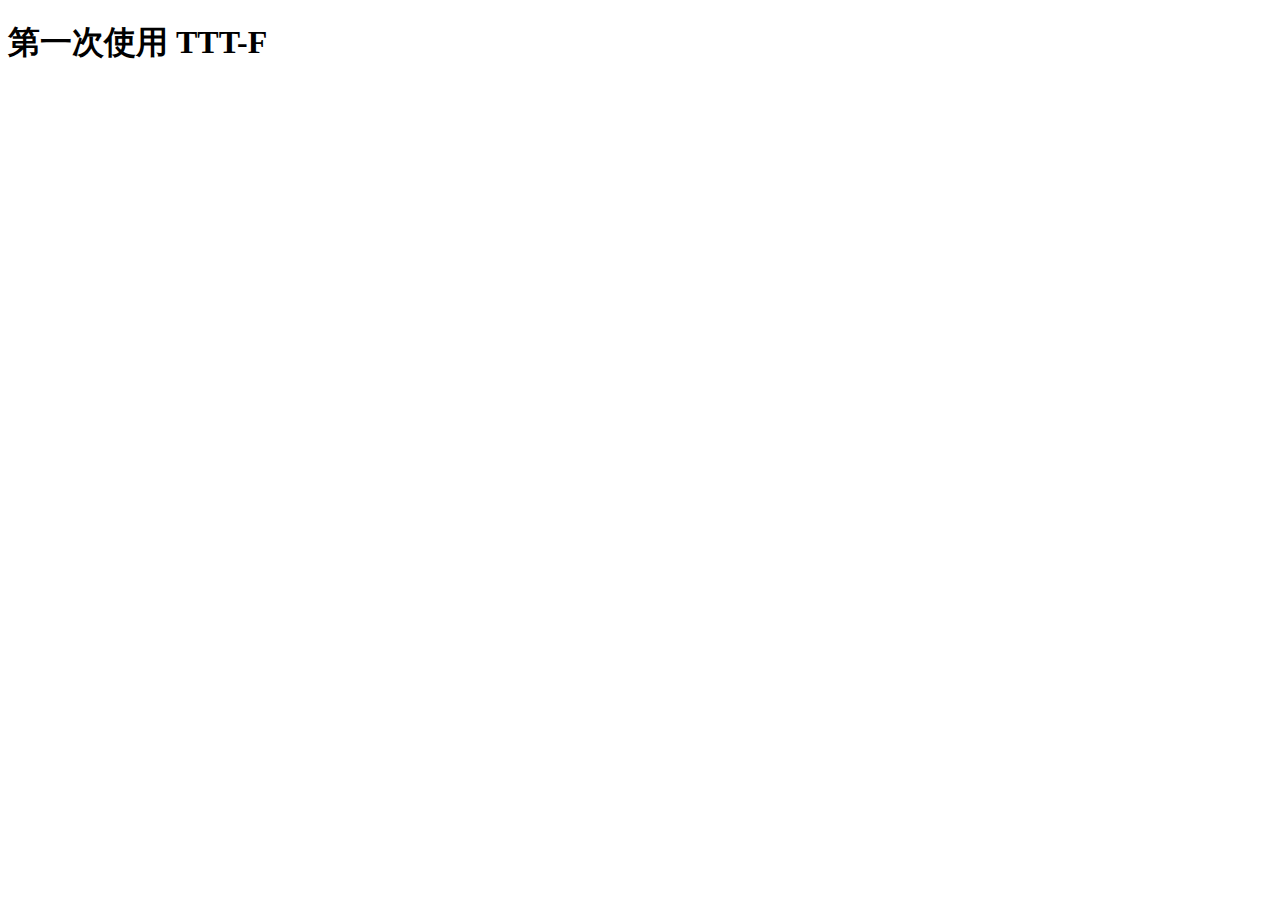
<file: index.html>
<!DOCTYPE html>
<html lang="en">
<head>
    <meta charset="UTF-8">
    <meta name="viewport" content="width=device-width, initial-scale=1.0">
    <title>Document</title>
</head>
<body>
   <h1> 第一次使用 TTT-F</h1>
</body>
</html>
</file>
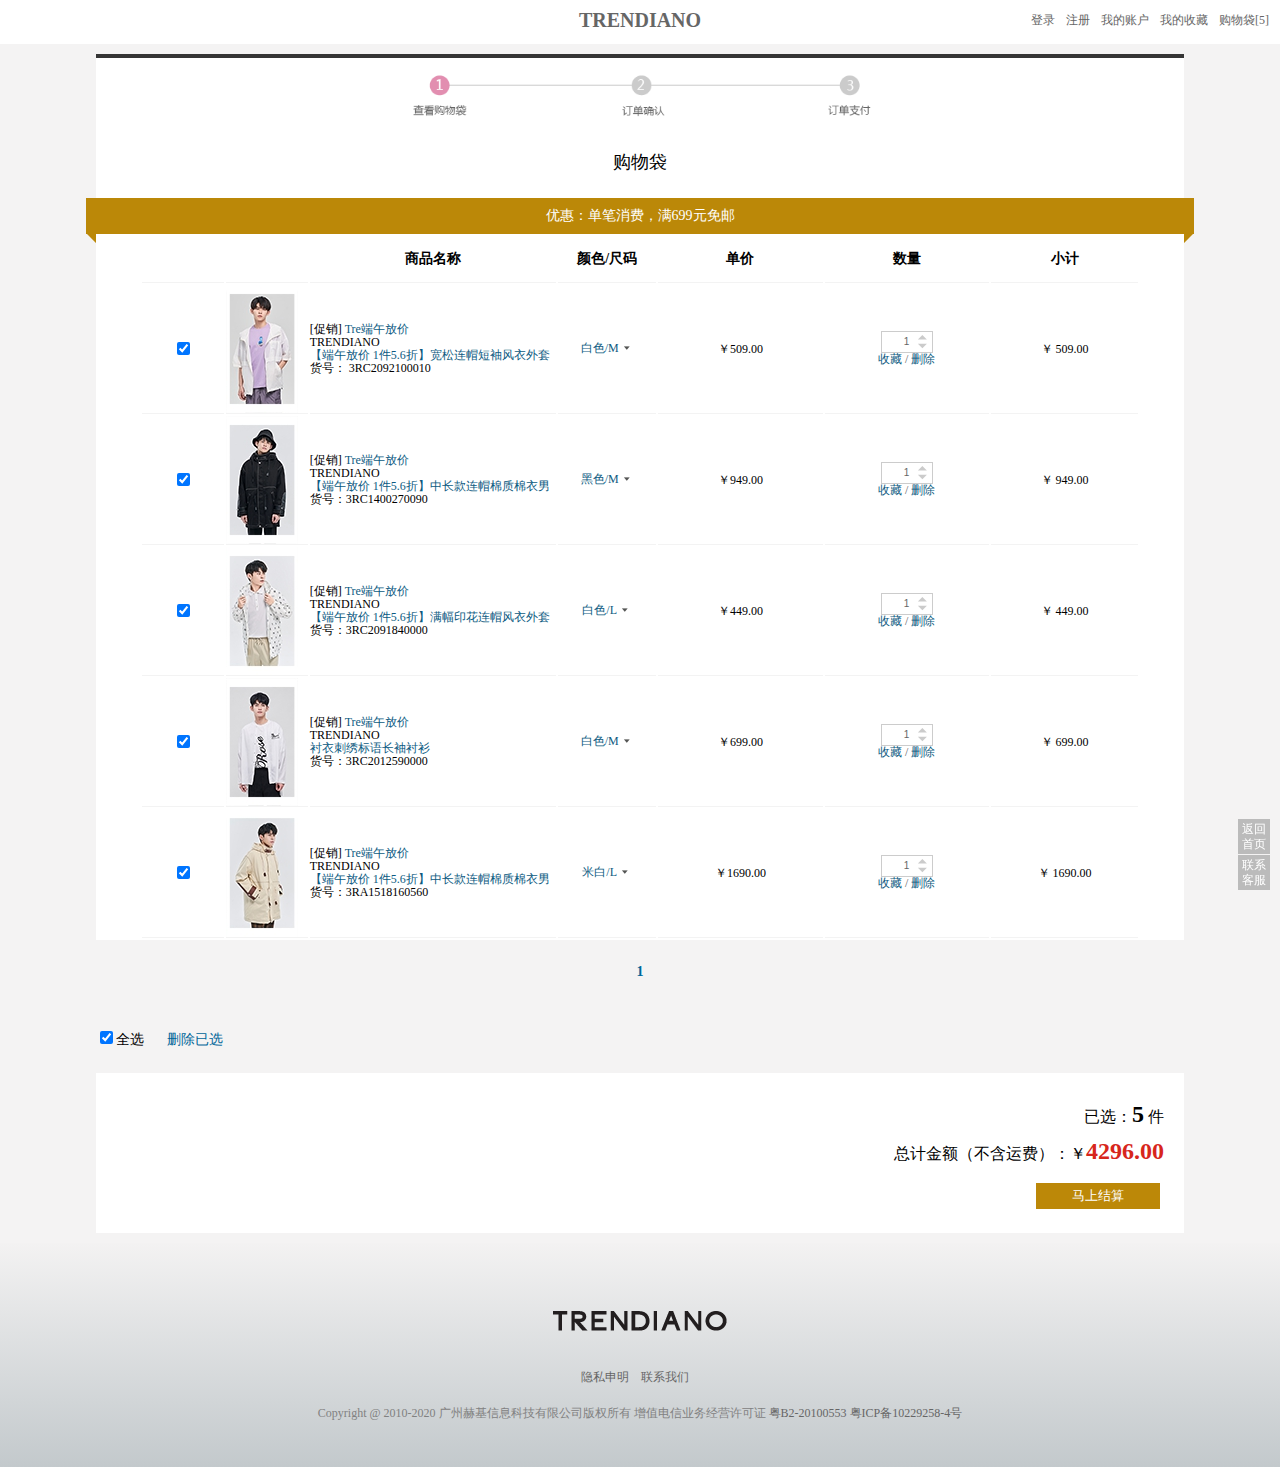
<file: cart.html>
<!DOCTYPE html>
<html lang="en">

<head>
    <meta charset="UTF-8">
    <meta name="viewport" content="width=device-width, initial-scale=1.0">
    <title>Document</title>
    <link rel="stylesheet" href="./css/cart.css">
</head>

<body>
    <div class="wrap">
        <header>
            <h1 class="logo">
                <a href="index.html">TRENDIANO</a>
            </h1>
            <div class="links clearfix">
                <li>
                    <a href="#">登录</a>
                </li>
                <li>
                    <a href="#">注册</a>
                </li>
                <li>
                    <a href="#">我的账户</a>
                </li>
                <li>
                    <a href="#">我的收藏</a>
                </li>
                <li>
                    <a href="#" class="head-cart">购物袋[<span></span>]</a>
                </li>
            </div>
        </header>
        <section>
            <div class="inner">
                <div class="buy-step">
                    <img src="./images/buy_step.png" alt="">
                    <div class="cart-titl">购物袋</div>
                </div>
                <div class="cart-tip">
                    <span class="block1"></span>
                    <span class="block2"></span>
                    <p>优惠：单笔消费，满699元免邮</p>
                </div>
                <div class="cart">
                    <div class="empty clearfix">
                        <span>购物袋为空啦</span>
                    </div>

                    <div class="has">
                        <div class="pro-list">
                            <table>
                                <thead>
                                    <tr>
                                        <th class="col1"></th>
                                        <th class="co12"></th>
                                        <th class="col3">商品名称</th>
                                        <th class="col4">颜色/尺码</th>
                                        <th class="col5">单价</th>
                                        <th class="col6">数量</th>
                                        <th class="col7">小计</th>
                                    </tr>

                                </thead>
                                <tbody>

                                </tbody>
                            </table>
                        </div>
                    </div>
                    <div class="page-num">1</div>
                    <p class="choose-item"><span class="all-choose"><input id="all-checked" type="checkbox" checked=true value="" />全选</span> <a class='del-opt' href="javascript:;" id="">删除已选</a></p>
                    <div class="total-count clearfix">
                        <p>
                            已选：<span class="total-num"></span>件<br/> 总计金额（不含运费）：￥<span class="total-price"></span><em>.00</em>
                        </p>
                        <button class="buy-now">马上结算</button>
                    </div>
                </div>
            </div>
        </section>
        <footer>
            <div class="footer-inner">
                <div class="copyright-links">
                    <a href="#" id="">隐私申明</a>
                    <a href="#" id="">联系我们</a>
                </div>
                <p class="copyright">Copyright @ 2010-2020 广州赫基信息科技有限公司版权所有 增值电信业务经营许可证 <a href="#"> 粤B2-20100553 粤ICP备10229258-4号</a></p>
            </div>
        </footer>
        <div class="back">
            <a href="javascript:void(0);" class="backToTop">TOP</a>

            <a href="index.html" class="backToIndex">返回<br/>首页</a>
            <a href="javascript:void(0);" class="lianxi">联系<br/>客服</a>

        </div>
    </div>
    <script src="./js/jquery-3.4.1.min.js"></script>

    <script src="./js/cart.js"></script>
</body>

</html>
</file>
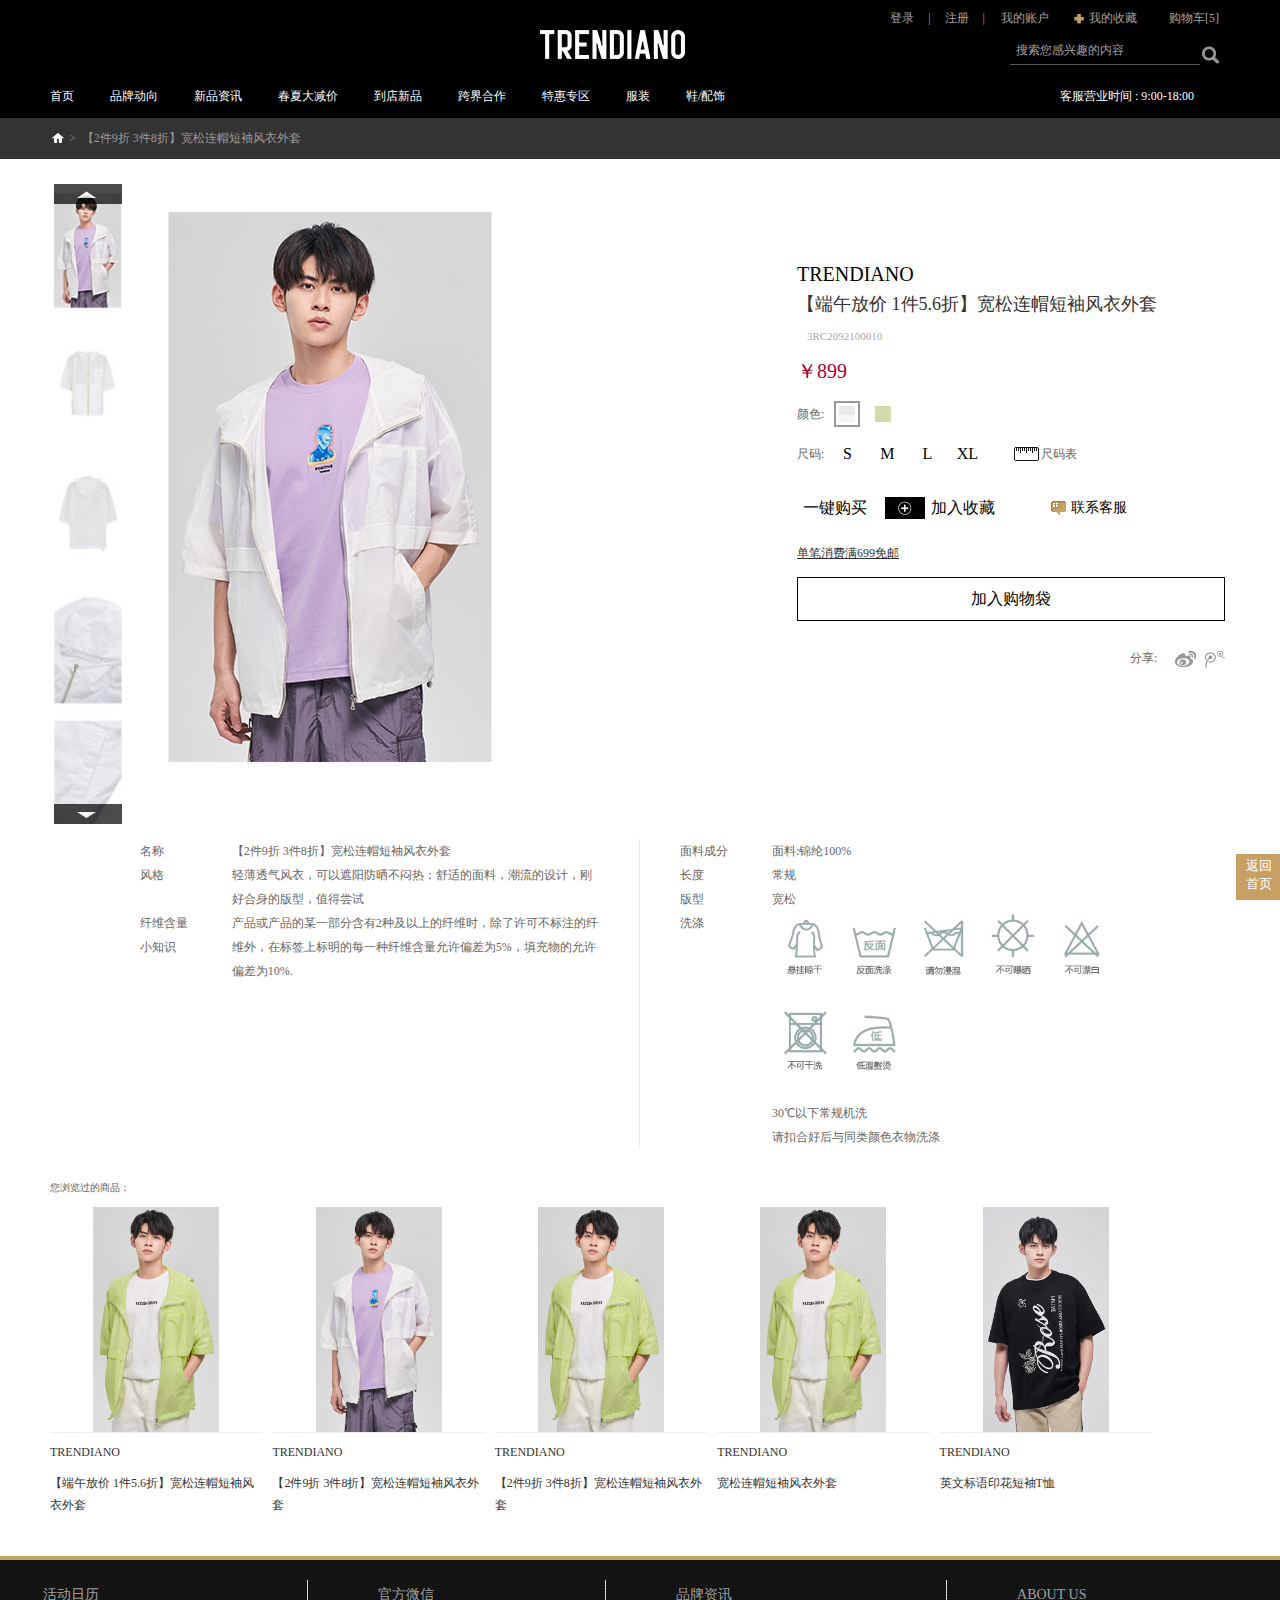
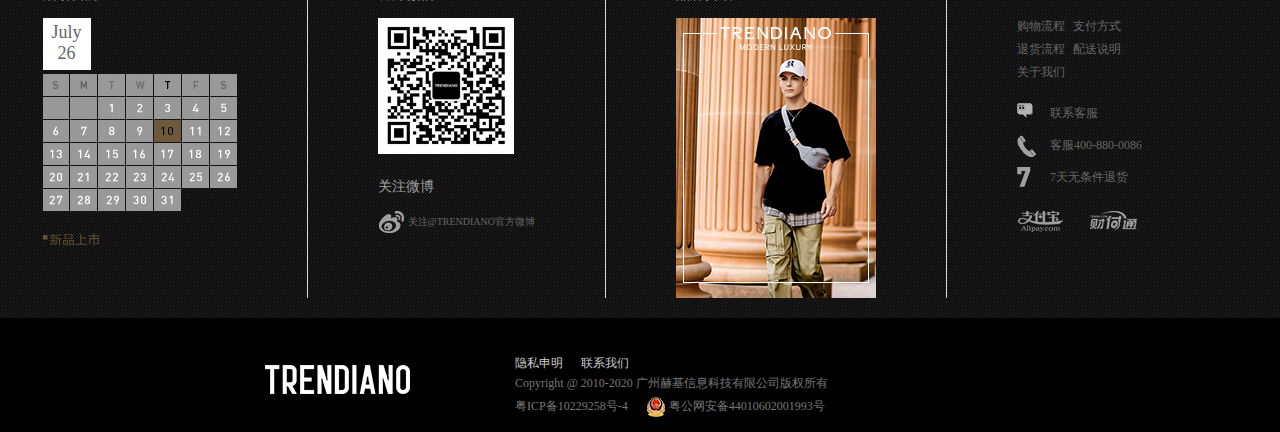
<file: desc-white.html>
<!DOCTYPE html>
<html lang="en">

<head>
    <meta charset="UTF-8">
    <meta name="viewport" content="width=device-width, initial-scale=1.0">
    <title>Document</title>
    <link rel="stylesheet" href="./css/footer.css">
    <link rel="stylesheet" href="./css/top.css">
    <link rel="stylesheet" href="./css/desc.css">
    <link rel="stylesheet" href="./css/zoom.css">

</head>

<body>
    <div class="wrap">
        <header class="clearfix">

            <div class="top clearfix">
                <div class="top-inner">
                    <div class="link-box">
                        <a href="login.html">登录</a>
                        <em>|</em>
                        <a href="#">注册</a>
                        <em>|</em>
                        <a href="#" class="myAccount">我的账户</a>
                        <a href="#" class="like">我的收藏</a>
                        <a href="cart.html" class="head-cart">购物车[<span>0</span>]</a>
                    </div>
                    <h1 class="logo">
                        <a href="index.html"></a>
                    </h1>
                    <div class="search">
                        <input type="text" value="搜索您感兴趣的内容" />
                        <button class="search-btn">搜索</button>
                    </div>
                </div>
            </div>
            <nav class="clearfix">
                <ul>
                    <li class="menu-items">
                        <a href="index.html">首页</a>
                    </li>

                    <li class="menu-items">
                        <a href="#">品牌动向</a>
                    </li>
                    <li class="menu-items">
                        <a href="#">新品资讯</a>
                    </li>
                    <li class="menu-items">
                        <a href="#">春夏大减价</a>
                        <ul class="next-ul">
                            <div class="next-ul-inner">
                                <h3>BIG SALE</h3>
                                <div class="left">
                                    <li><a href="#" id="">5.29主推款</a></li>
                                    <li><a href="#" id="">6.11主推款</a></li>
                                    <li><a href="#" id="">7折专区</a></li>
                                    <li><a href="#" id="">8折专区</a></li>
                                </div>
                                <div class="right">
                                    <li><a href="#" id="">9折专区</a></li>
                                </div>
                            </div>
                        </ul>
                    </li>
                    <li class="menu-items">
                        <a href="#">到店新品</a>
                        <ul class="next-ul">
                            <div class="next-ul-inner">
                                <h3>NEW IN</h3>
                                <div class="left">
                                    <li><a href="#" id="">5月14号到店</a></li>
                                    <li><a href="#" id="">4月30号到店</a></li>
                                    <li><a href="#" id="">4月16号到店</a></li>
                                    <li><a href="#" id="">全部新品</a></li>
                                </div>

                            </div>
                        </ul>
                    </li>
                    <li class="menu-items">
                        <a href="#">跨界合作</a>
                        <ul class="next-ul">
                            <div class="next-ul-inner">
                                <h3>IP</h3>
                                <div class="left">
                                    <li><a href="#" id="">侏儒兔系列</a></li>
                                    <li><a href="#" id="">狮子王联名款</a></li>
                                </div>
                            </div>
                        </ul>
                    </li>
                    <li class="menu-items">
                        <a href="#">特惠专区</a>
                        <ul class="next-ul">
                            <div class="next-ul-inner">
                                <h3> VIP SALE</h3>
                                <div class="left">
                                    <li><a href="#" id="">2件9折 3件8折</a></li>
                                    <li><a href="#" id="">秒杀专区</a></li>
                                    <li><a href="#" id="">新品秒杀</a></li>
                                </div>

                            </div>
                        </ul>
                    </li>
                    <li class="menu-items">
                        <a href="#">服装</a>
                        <ul class="next-ul">
                            <div class="next-ul-inner">
                                <h3>NEW IN_SHANG</h3>
                                <div class="left">
                                    <li><a href="#" id="">  T恤/POLO</a></li>
                                    <li><a href="#" id="">衬衫</a></li>
                                    <li><a href="#" id="">卫衣</a></li>
                                    <li><a href="#" id="">夹克</a></li>
                                </div>
                                <div class="right">
                                    <li><a href="#" id="">裤装</a></li>
                                    <li><a href="#" id="">风衣</a></li>
                                    <li><a href="#" id="">针织衫</a></li>
                                    <li><a href="#" id="">皮衣</a></li>
                                </div>
                                <div class="right">
                                    <li><a href="#" id="">羽绒服</a></li>
                                    <li><a href="#" id="">棉衣</a></li>
                                    <li><a href="#" id="">毛呢大衣</a></li>
                                    <li><a href="#" id="">西服</a></li>
                                </div>
                            </div>
                        </ul>
                    </li>
                    <li class="menu-items"><a href="#">鞋/配饰</a>
                        <ul class="next-ul">
                            <div class="next-ul-inner">
                                <h3> SHOES</h3>
                                <div class="left">
                                    <li><a href="#" id="">休闲鞋</a></li>
                                    <li><a href="#" id="">凉鞋/拖鞋</a></li>
                                    <li><a href="#" id="">包包</a></li>
                                    <li><a href="#" id="">帽</a></li>
                                </div>
                                <div class="right">
                                    <li><a href="#" id="">袜</a></li>
                                    <li><a href="#" id="">其他配饰</a></li>
                                </div>
                            </div>
                        </ul>
                    </li>
                    <li class="worktime"><span>客服营业时间 : 9:00-18:00</span></li>
                </ul>

            </nav>
            <div class="line-tip">
                <div class="tip-inner clearfix">
                    <a href="" class="backHome"></a>
                    <span class="tip"><em> > </em>&nbsp;【2件9折 3件8折】宽松连帽短袖风衣外套</span>
                </div>
            </div>



        </header>

        <section>
            <div class="main-up clearfix">
                <div class="desc-pic clearfix">
                    <div class="pic-opt">
                        <span class="up"></span>
                        <span class="down"></span>
                        <div class="small-pic">
                            <li><img src="./images/white0.jpg" alt=""></li>
                            <li><img src="./images/white1.jpg" alt=""></li>
                            <li><img src="./images/white2.jpg" alt=""></li>
                            <li><img src="./images/white3.jpg" alt=""></li>
                            <li><img src="./images/white4.jpg" alt=""></li>
                            <li><img src="./images/white5.jpg" alt=""></li>
                            <li><img src="./images/white6.jpg" alt=""></li>
                        </div>
                    </div>
                    <div class="zoom">
                        <div id="small" style="width: 360px; height: 640px;">
                            <img src="./images/whitea0.jpg">
                        </div>
                    </div>
                </div>
                <div class="desc-opt">
                    <p class="brand">TRENDIANO</p>
                    <h2> <span>【端午放价 1件5.6折】宽松连帽短袖风衣外套</span><br/><em>3RC2092100010</em></h2>
                    <p class="price">￥<span>899</span></p>
                    <div class="choose-color clearfix">
                        <em>颜色:</em>
                        <span title="白色"><img src="./images/3RC2092100010_color_1.jpg" alt=""></span>
                        <a href="desc.html"><img src="./images/3RC2092100510_color_1.jpg" alt=""></a>

                    </div>
                    <div class="size-option-box clearfix">
                        <div class="size-option clearfix">
                            <em>尺码:</em>
                            <div class="size-boxx clearfix">
                                <a href="javascript:;">S</a>
                                <a href="javascript:;">M</a>
                                <a href="javascript:;">L</a>
                                <a href="javascript:;">XL</a>
                                <span>请选择尺码</span>
                            </div>
                        </div>
                        <div class="size">
                            <a class="table-link" href="javacript:;">尺码表</a>

                            <div class="size-table">
                                <div class="clearfix">
                                    <div class="table-titl">尺码参照</div>
                                    <a href="javascript:;" class="close"></a>
                                </div>
                                <table>
                                    <thead>
                                        <tr>
                                            <th>尺码</th>
                                            <th>衣长</th>
                                            <th>肩宽</th>
                                            <th>胸围</th>
                                            <th>袖长</th>
                                            <th>适合身高</th>
                                        </tr>
                                    </thead>
                                    <tbody>
                                        <tr></tr>
                                        <tr></tr>
                                        <tr></tr>
                                        <tr>
                                            <td>S</td>
                                            <td>69</td>
                                            <td>70</td>
                                            <td>122</td>
                                            <td>24</td>
                                            <td>165</td>
                                        </tr>
                                        <tr>
                                            <td>M</td>
                                            <td>71</td>
                                            <td>72</td>
                                            <td>126</td>
                                            <td>24</td>
                                            <td>170</td>
                                        </tr>
                                        <tr>
                                            <td>L</td>
                                            <td>73</td>
                                            <td>74</td>
                                            <td>130</td>
                                            <td>24</td>
                                            <td>175</td>
                                        </tr>
                                        <tr>
                                            <td>XL</td>
                                            <td>75</td>
                                            <td>76</td>
                                            <td>133</td>
                                            <td>25</td>
                                            <td>180</td>
                                        </tr>
                                    </tbody>
                                </table>
                            </div>
                        </div>
                    </div>
                    <div class="choose-btn clearfix">
                        <button class="click-buy">一键购买</button>
                        <button class="add-to-like">加入收藏</button>
                        <a href="#" class="call-service">联系客服</a>
                    </div>
                    <span class="buy-tip">单笔消费满699免邮
                    </span>
                    <button class="add-to-cart">加入购物袋</button>
                    <div class="add-cart-tip">
                        <p class="add-cart-tip-title">温馨提示</p>
                        <div class="add-cart-tip-content">
                            <div class="txt"></div>
                            <p>
                                亲爱的顾客：<br/> 建议您先登录再将商品放入购物袋，确保您能随心收纳两个品牌的商品，并一次性完成付款。
                            </p>
                            <button class="btn_red">继续购物</button>
                            <button class="btn_black">结算</button>
                            <a href="login.html">登录 • 注册</a>

                        </div>
                    </div>
                    <div class="share-to">
                        <em>分享:</em>
                        <a href="javascript:;" class="link-weibo"></a>
                        <a href="javascript:;" class="link-qq"></a>
                    </div>
                </div>
            </div>
            <div class="intro clearfix">
                <div class="intro-left">
                    <p class="clearfix"><em>名称</em><span>【2件9折 3件8折】宽松连帽短袖风衣外套</span></p>

                    <p class="clearfix"><em>风格</em><span>轻薄透气风衣，可以遮阳防晒不闷热；舒适的面料，潮流的设计，刚好合身的版型，值得尝试</span></p>
                    <p class="clearfix"><em>纤维含量<br/>
                        小知识</em><span>产品或产品的某一部分含有2种及以上的纤维时，除了许可不标注的纤维外，在标签上标明的每一种纤维含量允许偏差为5%，填充物的允许偏差为10%.</span></p>
                </div>
                <div class="intro-right">
                    <p class="clearfix"><em>面料成分</em><span>面料:锦纶100%</span></p>
                    <p class="clearfix"><em>长度</em><span>常规</span></p>
                    <p class="clearfix"><em>版型</em><span>宽松</span></p>
                    <div>
                        <em>洗涤</em>
                        <div class="intro-pic-box">
                            <img src="./images/T2.tw7XXlXXXXXXXXX_!!1778137875.png" alt="">
                            <img src="./images/T2BiE6Xi0XXXXXXXXX_!!1778137875.png" alt="">
                            <img src="./images/T2DAI6XgxXXXXXXXXX_!!1778137875.png" alt="">
                            <img src="./images/T2i4xVXjXeXXXXXXXX_!!1778137875.png" alt="">
                            <img src="./images/T2KF6jXhBbXXXXXXXX_!!1778137875.png" alt="">
                            <img src="./images/T2UAZ5XiJaXXXXXXXX_!!1778137875.png" alt="">
                            <img src="./images/T2Vy7MXk4aXXXXXXXX_!!1778137875.png" alt="">
                            <div>
                                <p> 30℃以下常规机洗</p>
                                <p>请扣合好后与同类颜色衣物洗涤</p>
                            </div>
                        </div>
                    </div>
                </div>
            </div>
            <div class="your-view clearfix">
                <h4>您浏览过的商品：</h4>
                <div>
                    <a href="#">
                        <img src="./images/view2.jpg" alt="" a='./images/3RC2092100510_list_2.jpg' b='./images/view2.jpg'>
                        <span>TRENDIANO</span>
                        <span>【端午放价 1件5.6折】宽松连帽短袖风衣外套</span></a>
                </div>
                <div>
                    <a href="#">
                        <img src="./images/view1.jpg" alt="" a="./images/3RC2092100010_list_2.jpg" b="./images/view1.jpg">
                        <span>TRENDIANO</span>
                        <span>【2件9折 3件8折】宽松连帽短袖风衣外套</span>
                    </a>
                </div>
                <div>
                    <a href="#">
                        <img src="./images/view2.jpg" alt="" a='./images/3RC2092100510_list_2.jpg' b='./images/view2.jpg'>
                        <span>TRENDIANO</span>
                        <span>【2件9折 3件8折】宽松连帽短袖风衣外套</span></a>
                </div>
                <div>
                    <a href="#">
                        <img src="./images/view2.jpg" alt="" a='./images/3RC2092100510_list_2.jpg' b='./images/view2.jpg'>
                        <span>TRENDIANO</span>
                        <span>宽松连帽短袖风衣外套</span></a>
                </div>
                <div>
                    <a href="#">
                        <img src="./images/3RC2022830090_list_1.jpg" alt="" b="./images/3RC2022830090_list_1.jpg" a="./images/3RC2022830090_list_2.jpg">
                        <span>TRENDIANO</span>
                        <span>英文标语印花短袖T恤</span></a>
                </div>

            </div>
        </section>
        <footer>
            <div class="footer-inner clearfix">
                <div class="footer-up clearfix">

                    <div class="calender">
                        <h4>活动日历</h4>
                        <div class="month-day">
                            <em class="month"></em>
                            <em class="day"></em>
                        </div>
                        <div class="show-calender">
                            <img src="./images/20180508115202738.png" alt="">
                        </div>
                    </div>
                    <div class="follow-us">
                        <h4>官方微信</h4>
                        <div class="eqcode">
                            <img src="./images/weixin_code.png" alt="">
                        </div>
                        <h4>关注微博</h4>
                        <div class="weibo">
                            <a href="#">关注@TRENDIANO官方微博</a>
                        </div>
                    </div>
                    <div class="brand-message">
                        <h4>品牌资讯</h4>
                        <div class="pic">
                            <a href="#" id="">
                                <img src="./images/20200608153952059.jpg" alt="">
                            </a>
                        </div>
                    </div>
                    <div class="about-us">
                        <h4>ABOUT US</h4>
                        <div class="some-links">
                            <div class="clearfix link-li">
                                <li><a href="#" id="">购物流程</a></li>
                                <li><a href="#" id="">支付方式</a></li>
                            </div>
                            <div class="clearfix link-li">
                                <li><a href="#" id="">退货流程</a></li>
                                <li><a href="#" id="">配送说明</a></li>
                            </div>
                            <div class="clearfix link-li">
                                <li><a href="#" id="">关于我们</a></li>
                            </div>
                        </div>
                        <div class="info">
                            <span class="kefu">联系客服</span>
                            <span class="kefu kefu1">客服400-880-0086</span>
                            <span class="kefu service">7天无条件退货</span>
                            <div class="pay-method clearfix">
                                <span class="zhifubao"></span>
                                <span class="caifutong"></span></div>
                        </div>

                    </div>
                </div>
            </div>
            <div class="footer-down">
                <div class="footer-down-inner">
                    <div class="copyright">
                        <div class="copyright-links">
                            <a href="#">隐私申明</a>
                            <a href="#">联系我们</a>
                        </div>
                        <div class="copyright-desc">
                            <span>Copyright @ 2010-2020 广州赫基信息科技有限公司版权所有</span>
                            <div class="copyright-desc-links">
                                <a href="#" id="">粤ICP备10229258号-4</a>
                                <a href="#"><img src="./images/20161031164826771.png" alt=""> 粤公网安备44010602001993号</a>
                            </div>
                        </div>
                    </div>
                </div>
            </div>

        </footer>
        <div class="back">
            <a href="javascript:void(0);" class="backToTop">TOP</a>
            <a href="index.html" class="backToIndex">返回<br/>首页</a>


        </div>
    </div>
    <script src="./js/jquery-3.4.1.min.js"></script>
    <script src="./js/moment-with-locales.min.js"></script>
    <script src="./js/header.js"></script>
    <script src="./js/jQuery-imgzoom.js"></script>
    <script src="./js/desc.js"></script>
    <script src="./js/cart.js"></script>
    <script>
        $('.small-pic li').click(function() {
            var ind = $(this).index()

            var path = './images/whitea' + ind + '.jpg';
            console.log(path)
            $('#small>img').attr('src', path)

        })
    </script>
</body>

</html>
</file>
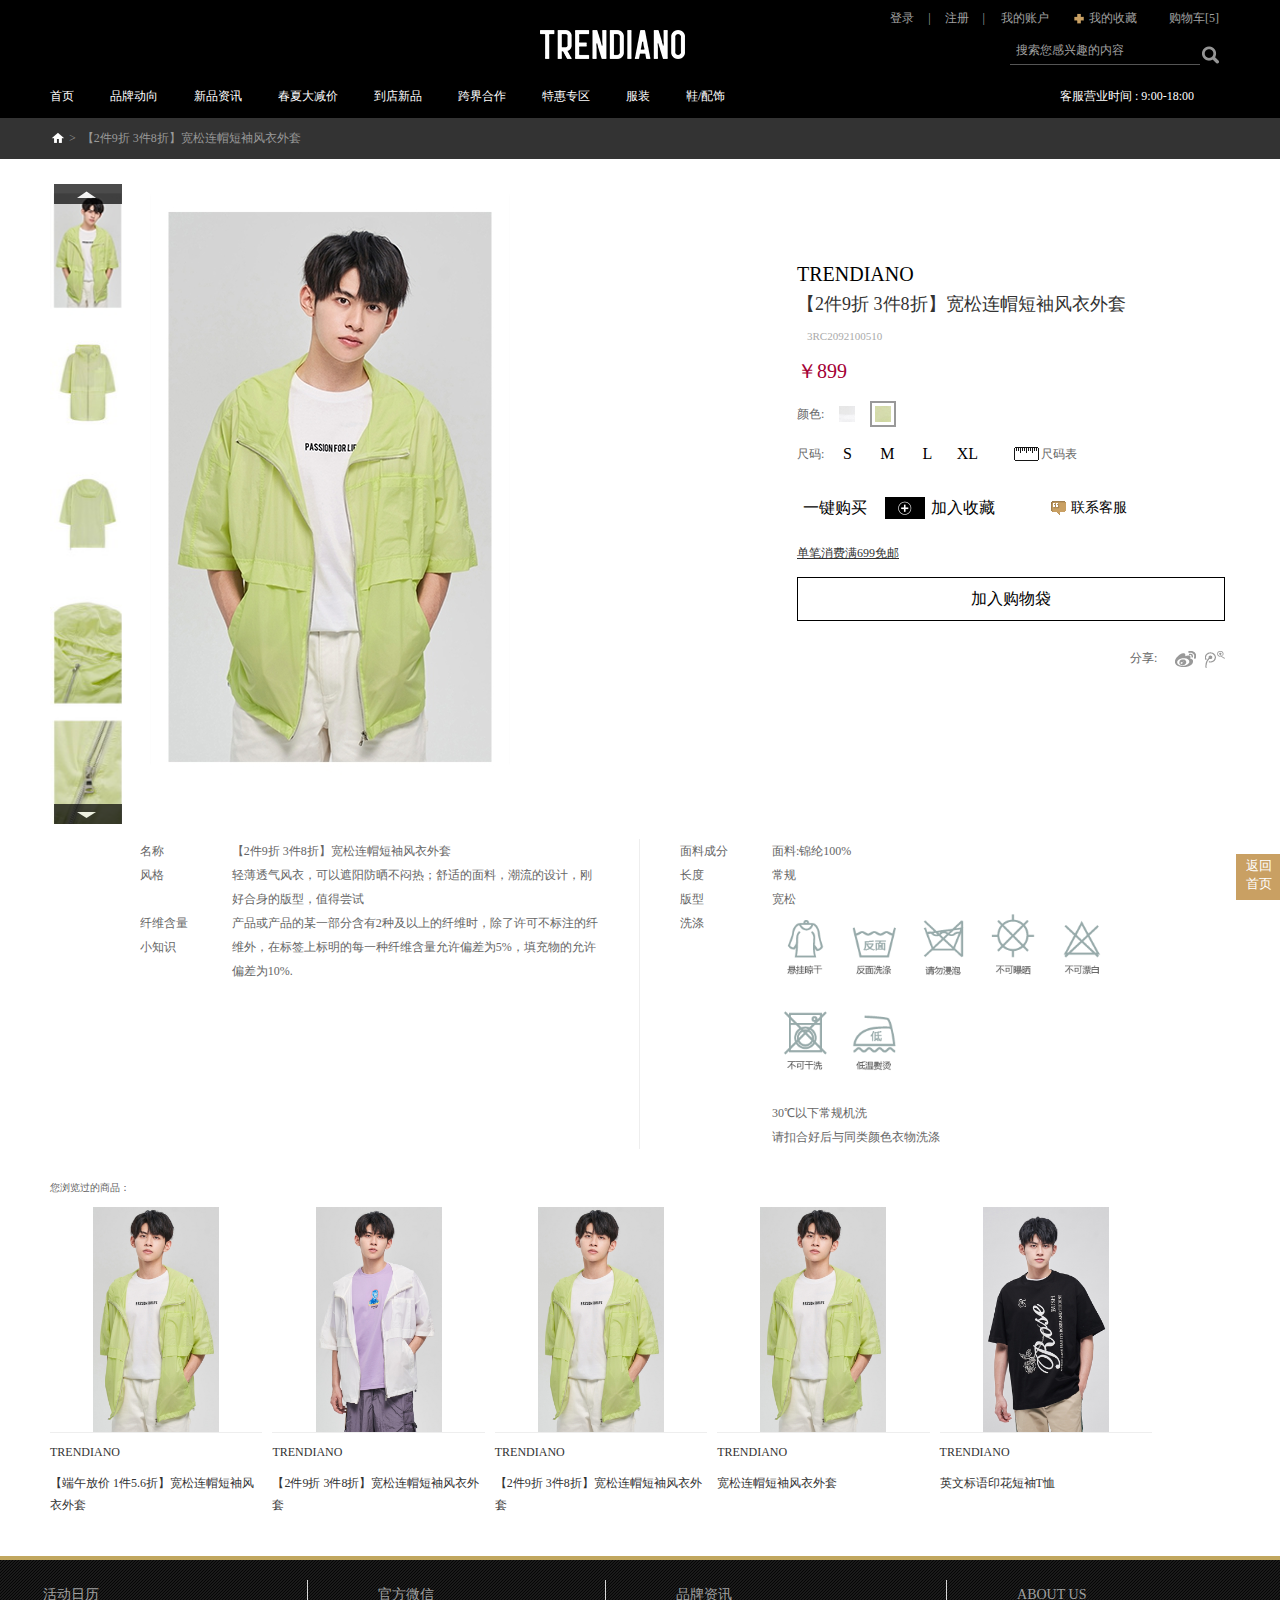
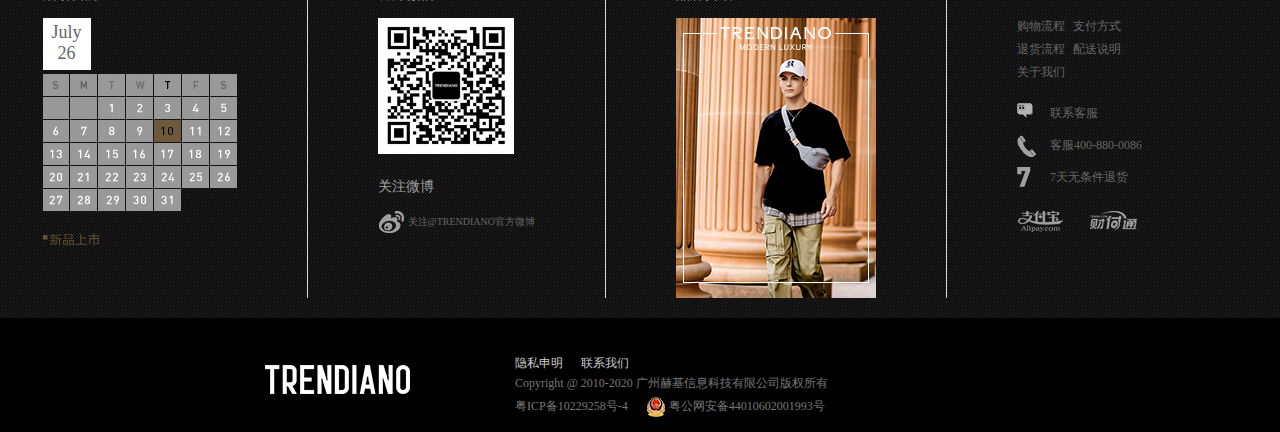
<file: desc.html>
<!DOCTYPE html>
<html lang="en">

<head>
    <meta charset="UTF-8">
    <meta name="viewport" content="width=device-width, initial-scale=1.0">
    <title>Document</title>
    <link rel="stylesheet" href="./css/footer.css">
    <link rel="stylesheet" href="./css/top.css">
    <link rel="stylesheet" href="./css/desc.css">
    <link rel="stylesheet" href="./css/zoom.css">

</head>

<body>
    <div class="wrap">
        <header class="clearfix">

            <div class="top clearfix">
                <div class="top-inner">
                    <div class="link-box">
                        <a href="login.html">登录</a>
                        <em>|</em>
                        <a href="#">注册</a>
                        <em>|</em>
                        <a href="#" class="myAccount">我的账户</a>
                        <a href="#" class="like">我的收藏</a>
                        <a href="cart.html" class="head-cart">购物车[<span>0</span>]</a>
                    </div>
                    <h1 class="logo">
                        <a href="index.html"></a>
                    </h1>
                    <div class="search">
                        <input type="text" value="搜索您感兴趣的内容" />
                        <button class="search-btn">搜索</button>
                    </div>
                </div>
            </div>
            <nav class="clearfix">
                <ul>
                    <li class="menu-items">
                        <a href="index.html">首页</a>
                    </li>

                    <li class="menu-items">
                        <a href="#">品牌动向</a>
                    </li>
                    <li class="menu-items">
                        <a href="#">新品资讯</a>
                    </li>
                    <li class="menu-items">
                        <a href="#">春夏大减价</a>
                        <ul class="next-ul">
                            <div class="next-ul-inner">
                                <h3>BIG SALE</h3>
                                <div class="left">
                                    <li><a href="#" id="">5.29主推款</a></li>
                                    <li><a href="#" id="">6.11主推款</a></li>
                                    <li><a href="#" id="">7折专区</a></li>
                                    <li><a href="#" id="">8折专区</a></li>
                                </div>
                                <div class="right">
                                    <li><a href="#" id="">9折专区</a></li>
                                </div>
                            </div>
                        </ul>
                    </li>
                    <li class="menu-items">
                        <a href="#">到店新品</a>
                        <ul class="next-ul">
                            <div class="next-ul-inner">
                                <h3>NEW IN</h3>
                                <div class="left">
                                    <li><a href="#" id="">5月14号到店</a></li>
                                    <li><a href="#" id="">4月30号到店</a></li>
                                    <li><a href="#" id="">4月16号到店</a></li>
                                    <li><a href="#" id="">全部新品</a></li>
                                </div>

                            </div>
                        </ul>
                    </li>
                    <li class="menu-items">
                        <a href="#">跨界合作</a>
                        <ul class="next-ul">
                            <div class="next-ul-inner">
                                <h3>IP</h3>
                                <div class="left">
                                    <li><a href="#" id="">侏儒兔系列</a></li>
                                    <li><a href="#" id="">狮子王联名款</a></li>
                                </div>
                            </div>
                        </ul>
                    </li>
                    <li class="menu-items">
                        <a href="#">特惠专区</a>
                        <ul class="next-ul">
                            <div class="next-ul-inner">
                                <h3> VIP SALE</h3>
                                <div class="left">
                                    <li><a href="#" id="">2件9折 3件8折</a></li>
                                    <li><a href="#" id="">秒杀专区</a></li>
                                    <li><a href="#" id="">新品秒杀</a></li>
                                </div>

                            </div>
                        </ul>
                    </li>
                    <li class="menu-items">
                        <a href="#">服装</a>
                        <ul class="next-ul">
                            <div class="next-ul-inner">
                                <h3>NEW IN_SHANG</h3>
                                <div class="left">
                                    <li><a href="#" id="">  T恤/POLO</a></li>
                                    <li><a href="#" id="">衬衫</a></li>
                                    <li><a href="#" id="">卫衣</a></li>
                                    <li><a href="#" id="">夹克</a></li>
                                </div>
                                <div class="right">
                                    <li><a href="#" id="">裤装</a></li>
                                    <li><a href="#" id="">风衣</a></li>
                                    <li><a href="#" id="">针织衫</a></li>
                                    <li><a href="#" id="">皮衣</a></li>
                                </div>
                                <div class="right">
                                    <li><a href="#" id="">羽绒服</a></li>
                                    <li><a href="#" id="">棉衣</a></li>
                                    <li><a href="#" id="">毛呢大衣</a></li>
                                    <li><a href="#" id="">西服</a></li>
                                </div>
                            </div>
                        </ul>
                    </li>
                    <li class="menu-items"><a href="#">鞋/配饰</a>
                        <ul class="next-ul">
                            <div class="next-ul-inner">
                                <h3> SHOES</h3>
                                <div class="left">
                                    <li><a href="#" id="">休闲鞋</a></li>
                                    <li><a href="#" id="">凉鞋/拖鞋</a></li>
                                    <li><a href="#" id="">包包</a></li>
                                    <li><a href="#" id="">帽</a></li>
                                </div>
                                <div class="right">
                                    <li><a href="#" id="">袜</a></li>
                                    <li><a href="#" id="">其他配饰</a></li>
                                </div>
                            </div>
                        </ul>
                    </li>
                    <li class="worktime"><span>客服营业时间 : 9:00-18:00</span></li>
                </ul>

            </nav>
            <div class="line-tip">
                <div class="tip-inner clearfix">
                    <a href="" class="backHome"></a>
                    <span class="tip"><em> > </em>&nbsp;【2件9折 3件8折】宽松连帽短袖风衣外套</span>
                </div>
            </div>



        </header>

        <section>
            <div class="main-up clearfix">
                <div class="desc-pic clearfix">
                    <div class="pic-opt">
                        <span class="up"></span>
                        <span class="down"></span>
                        <div class="small-pic">
                            <li><img src="./images/yifu0.jpg" alt=""></li>
                            <li><img src="./images/yifu1.jpg" alt=""></li>
                            <li><img src="./images/yifu2.jpg" alt=""></li>
                            <li><img src="./images/yifu3.jpg" alt=""></li>
                            <li><img src="./images/yifu4.jpg" alt=""></li>
                            <li><img src="./images/yifu5.jpg" alt=""></li>
                            <li><img src="./images/yifu6.jpg" alt=""></li>
                        </div>
                    </div>
                    <div class="zoom">
                        <div id="small" style="width: 360px; height: 640px;">
                            <img src="./images/yifua0.jpg">
                        </div>
                    </div>
                </div>
                <div class="desc-opt">
                    <p class="brand">TRENDIANO</p>
                    <h2> <span>【2件9折 3件8折】宽松连帽短袖风衣外套</span><br/> <em>3RC2092100510</em></h2>
                    <p class="price">￥<span>899</span></p>
                    <div class="choose-color clearfix">
                        <em>颜色:</em>
                        <a href="desc-white.html"><img src="./images/3RC2092100010_color_1.jpg" alt=""></a>
                        <span title="绿色"><img src="./images/3RC2092100510_color_1.jpg" alt=""></span>
                    </div>
                    <div class="size-option-box clearfix">
                        <div class="size-option clearfix">
                            <em>尺码:</em>
                            <div class="size-boxx clearfix">
                                <a href="javascript:;">S</a>
                                <a href="javascript:;">M</a>
                                <a href="javascript:;">L</a>
                                <a href="javascript:;">XL</a>
                                <span>请选择尺码</span>
                            </div>
                        </div>
                        <div class="size">
                            <a class="table-link" href="javacript:;">尺码表</a>

                            <div class="size-table">
                                <div class="clearfix">
                                    <div class="table-titl">尺码参照</div>
                                    <a href="javascript:;" class="close"></a>
                                </div>
                                <table>
                                    <thead>
                                        <tr>
                                            <th>尺码</th>
                                            <th>衣长</th>
                                            <th>肩宽</th>
                                            <th>胸围</th>
                                            <th>袖长</th>
                                            <th>适合身高</th>
                                        </tr>
                                    </thead>
                                    <tbody>
                                        <tr></tr>
                                        <tr></tr>
                                        <tr></tr>
                                        <tr>
                                            <td>S</td>
                                            <td>69</td>
                                            <td>70</td>
                                            <td>122</td>
                                            <td>24</td>
                                            <td>165</td>
                                        </tr>
                                        <tr>
                                            <td>M</td>
                                            <td>71</td>
                                            <td>72</td>
                                            <td>126</td>
                                            <td>24</td>
                                            <td>170</td>
                                        </tr>
                                        <tr>
                                            <td>L</td>
                                            <td>73</td>
                                            <td>74</td>
                                            <td>130</td>
                                            <td>24</td>
                                            <td>175</td>
                                        </tr>
                                        <tr>
                                            <td>XL</td>
                                            <td>75</td>
                                            <td>76</td>
                                            <td>133</td>
                                            <td>25</td>
                                            <td>180</td>
                                        </tr>
                                    </tbody>
                                </table>
                            </div>
                        </div>
                    </div>
                    <div class="choose-btn clearfix">
                        <button class="click-buy">一键购买</button>
                        <button class="add-to-like">加入收藏</button>
                        <a href="#" class="call-service">联系客服</a>
                    </div>
                    <span class="buy-tip">单笔消费满699免邮
                    </span>
                    <button class="add-to-cart">加入购物袋</button>
                    <div class="add-cart-tip">
                        <p class="add-cart-tip-title">温馨提示</p>
                        <div class="add-cart-tip-content">
                            <div class="txt"></div>
                            <p>
                                亲爱的顾客：<br/> 建议您先登录再将商品放入购物袋，确保您能随心收纳两个品牌的商品，并一次性完成付款。
                            </p>
                            <button class="btn_red">继续购物</button>
                            <button class="btn_black">结算</button>
                            <a href="login.html">登录 • 注册</a>

                        </div>
                    </div>
                    <div class="share-to">
                        <em>分享:</em>
                        <a href="javascript:;" class="link-weibo"></a>
                        <a href="javascript:;" class="link-qq"></a>
                    </div>
                </div>
            </div>
            <div class="intro clearfix">
                <div class="intro-left">
                    <p class="clearfix"><em>名称</em><span>【2件9折 3件8折】宽松连帽短袖风衣外套</span></p>

                    <p class="clearfix"><em>风格</em><span>轻薄透气风衣，可以遮阳防晒不闷热；舒适的面料，潮流的设计，刚好合身的版型，值得尝试</span></p>
                    <p class="clearfix"><em>纤维含量<br/>
                        小知识</em><span>产品或产品的某一部分含有2种及以上的纤维时，除了许可不标注的纤维外，在标签上标明的每一种纤维含量允许偏差为5%，填充物的允许偏差为10%.</span></p>
                </div>
                <div class="intro-right">
                    <p class="clearfix"><em>面料成分</em><span>面料:锦纶100%</span></p>
                    <p class="clearfix"><em>长度</em><span>常规</span></p>
                    <p class="clearfix"><em>版型</em><span>宽松</span></p>
                    <div>
                        <em>洗涤</em>
                        <div class="intro-pic-box">
                            <img src="./images/T2.tw7XXlXXXXXXXXX_!!1778137875.png" alt="">
                            <img src="./images/T2BiE6Xi0XXXXXXXXX_!!1778137875.png" alt="">
                            <img src="./images/T2DAI6XgxXXXXXXXXX_!!1778137875.png" alt="">
                            <img src="./images/T2i4xVXjXeXXXXXXXX_!!1778137875.png" alt="">
                            <img src="./images/T2KF6jXhBbXXXXXXXX_!!1778137875.png" alt="">
                            <img src="./images/T2UAZ5XiJaXXXXXXXX_!!1778137875.png" alt="">
                            <img src="./images/T2Vy7MXk4aXXXXXXXX_!!1778137875.png" alt="">
                            <div>
                                <p> 30℃以下常规机洗</p>
                                <p>请扣合好后与同类颜色衣物洗涤</p>
                            </div>
                        </div>
                    </div>
                </div>
            </div>
            <div class="your-view clearfix">
                <h4>您浏览过的商品：</h4>
                <div>
                    <a href="#">
                        <img src="./images/view2.jpg" alt="" a='./images/3RC2092100510_list_2.jpg' b='./images/view2.jpg'>
                        <span>TRENDIANO</span>
                        <span>【端午放价 1件5.6折】宽松连帽短袖风衣外套</span></a>
                </div>
                <div>
                    <a href="#">
                        <img src="./images/view1.jpg" alt="" a="./images/3RC2092100010_list_2.jpg" b="./images/view1.jpg">
                        <span>TRENDIANO</span>
                        <span>【2件9折 3件8折】宽松连帽短袖风衣外套</span>
                    </a>
                </div>
                <div>
                    <a href="#">
                        <img src="./images/view2.jpg" alt="" a='./images/3RC2092100510_list_2.jpg' b='./images/view2.jpg'>
                        <span>TRENDIANO</span>
                        <span>【2件9折 3件8折】宽松连帽短袖风衣外套</span></a>
                </div>
                <div>
                    <a href="#">
                        <img src="./images/view2.jpg" alt="" a='./images/3RC2092100510_list_2.jpg' b='./images/view2.jpg'>
                        <span>TRENDIANO</span>
                        <span>宽松连帽短袖风衣外套</span></a>
                </div>
                <div>
                    <a href="#">
                        <img src="./images/3RC2022830090_list_1.jpg" alt="" b="./images/3RC2022830090_list_1.jpg" a="./images/3RC2022830090_list_2.jpg">
                        <span>TRENDIANO</span>
                        <span>英文标语印花短袖T恤</span></a>
                </div>

            </div>
        </section>
        <footer>
            <div class="footer-inner clearfix">
                <div class="footer-up clearfix">

                    <div class="calender">
                        <h4>活动日历</h4>
                        <div class="month-day">
                            <em class="month"></em>
                            <em class="day"></em>
                        </div>
                        <div class="show-calender">
                            <img src="./images/20180508115202738.png" alt="">
                        </div>
                    </div>
                    <div class="follow-us">
                        <h4>官方微信</h4>
                        <div class="eqcode">
                            <img src="./images/weixin_code.png" alt="">
                        </div>
                        <h4>关注微博</h4>
                        <div class="weibo">
                            <a href="#">关注@TRENDIANO官方微博</a>
                        </div>
                    </div>
                    <div class="brand-message">
                        <h4>品牌资讯</h4>
                        <div class="pic">
                            <a href="#" id="">
                                <img src="./images/20200608153952059.jpg" alt="">
                            </a>
                        </div>
                    </div>
                    <div class="about-us">
                        <h4>ABOUT US</h4>
                        <div class="some-links">
                            <div class="clearfix link-li">
                                <li><a href="#" id="">购物流程</a></li>
                                <li><a href="#" id="">支付方式</a></li>
                            </div>
                            <div class="clearfix link-li">
                                <li><a href="#" id="">退货流程</a></li>
                                <li><a href="#" id="">配送说明</a></li>
                            </div>
                            <div class="clearfix link-li">
                                <li><a href="#" id="">关于我们</a></li>
                            </div>
                        </div>
                        <div class="info">
                            <span class="kefu">联系客服</span>
                            <span class="kefu kefu1">客服400-880-0086</span>
                            <span class="kefu service">7天无条件退货</span>
                            <div class="pay-method clearfix">
                                <span class="zhifubao"></span>
                                <span class="caifutong"></span></div>
                        </div>

                    </div>
                </div>
            </div>
            <div class="footer-down">
                <div class="footer-down-inner">
                    <div class="copyright">
                        <div class="copyright-links">
                            <a href="#">隐私申明</a>
                            <a href="#">联系我们</a>
                        </div>
                        <div class="copyright-desc">
                            <span>Copyright @ 2010-2020 广州赫基信息科技有限公司版权所有</span>
                            <div class="copyright-desc-links">
                                <a href="#" id="">粤ICP备10229258号-4</a>
                                <a href="#"><img src="./images/20161031164826771.png" alt=""> 粤公网安备44010602001993号</a>
                            </div>
                        </div>
                    </div>
                </div>
            </div>

        </footer>
        <div class="back">
            <a href="javascript:void(0);" class="backToTop">TOP</a>
            <a href="index.html" class="backToIndex">返回<br/>首页</a>


        </div>
    </div>
    <script src="./js/jquery-3.4.1.min.js"></script>
    <script src="./js/moment-with-locales.min.js"></script>
    <script src="./js/header.js"></script>
    <script src="./js/jQuery-imgzoom.js"></script>
    <script src="./js/desc.js"></script>
    <script src="./js/cart.js"></script>
    <script>
        $('.small-pic li').click(function() {
            var ind = $(this).index()

            var path = './images/yifua' + ind + '.jpg';
            console.log(path)
            $('#small>img').attr('src', path)

        })
    </script>
</body>

</html>
</file>
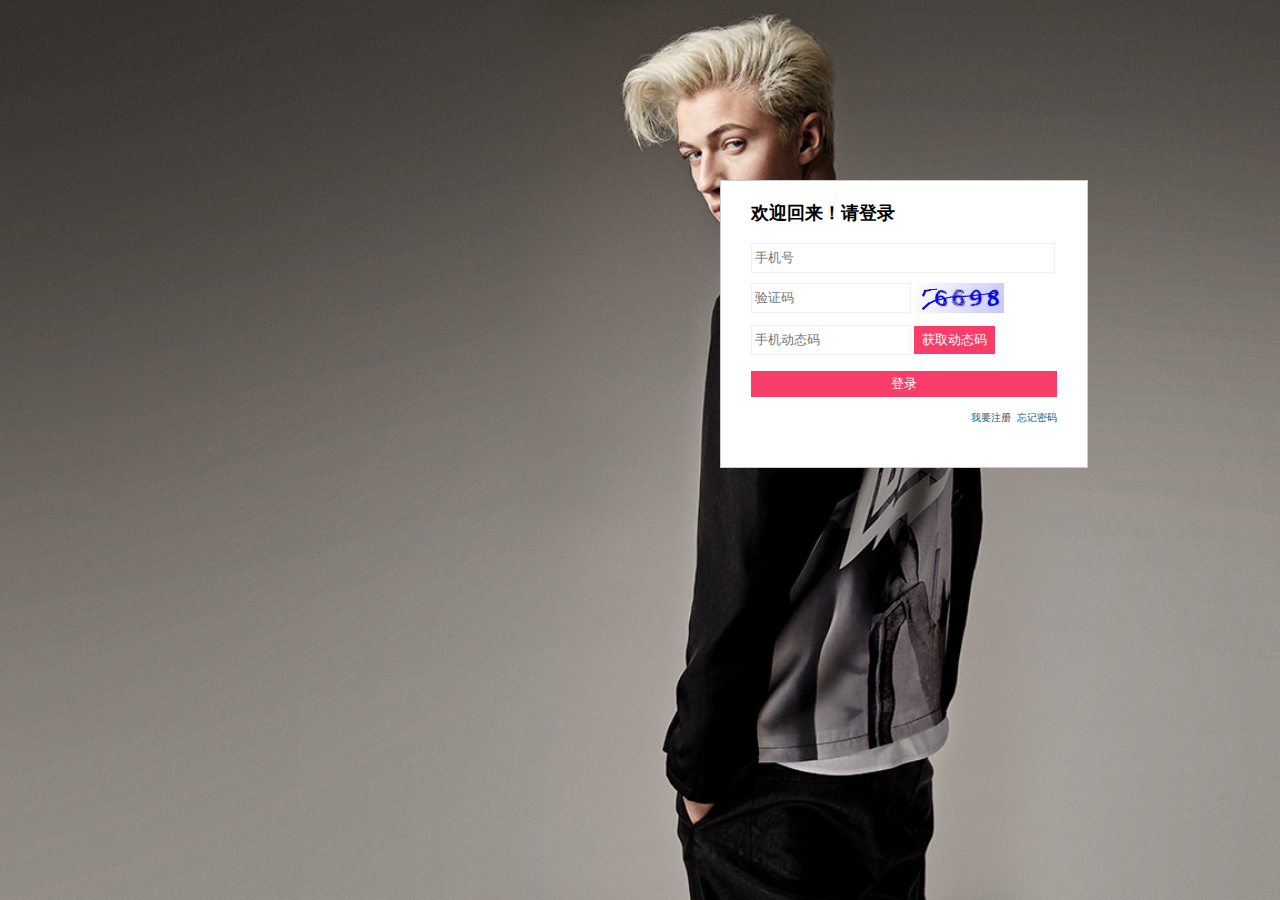
<file: login.html>
<!DOCTYPE html>
<html lang="en">

<head>
    <meta charset="UTF-8">
    <meta name="viewport" content="width=device-width, initial-scale=1.0">
    <title>用户登录</title>
    <link rel="stylesheet" href="./css/login.css">
</head>

<body>
    <div class="wrap">
        <a href="index.html" class="enter-index"> </a>
        <div class="login">
            <h3>
                欢迎回来！请登录</h3>
            <div class="login-content">
                <p class="login-item"><input class="user" type="text" placeholder="手机号"></p>
                <p class="login-item"><input type="text" placeholder="验证码" class="input-check"><img class="checkCode" src="./images/check/check1.jpg" alt=""></p>
                <p class="login-item"><input class='phoneCode' type="text" placeholder="手机动态码"><button class="getMes">获取动态码</button></p>
                <div class="errorMes">

                </div>
                <button class="login-btn">登录</button>
                <p class="links"><a href="#">忘记密码</a><a href="#">我要注册</a></p>
            </div>
        </div>
        <div class="showError">
            <div class="alert">

                <p class="tip">温馨提示</p>
                <div class="content">
                    <div class="inner">
                        <p class="errorMessage"></p>
                        <button class="yes">确定</button>
                    </div>
                </div>

            </div>
        </div>
    </div>
    <script src="./js/jquery-3.4.1.min.js"></script>
    <script>
        var CheckCodeArr = ['0', '6698', '5137', '9151', '9311', '7637', '7525', '7382', '0822', '2507', '4882']
        var code = 0
        $('.checkCode').click(function() {
            var choose = Math.floor(Math.random() * 10 + 1)
            var path = './images/check/check' + choose + '.jpg'
            code = CheckCodeArr[choose]
            $(this).attr('src', path)
            console.log(choose)
        })
        var phoneReg = /^[1][3456789][0-9]{9}$/
        $('.getMes').click(function() {
            var phone = $('.user').val()
            var checkCode = $('.input-check').val()
            if (phoneReg.test(phone) === false) {
                $('.showError').css('display', 'block')
                $('.showError .content p').text('手机号码格式不正确')
            } else if (checkCode === '') {
                $('.showError').css('display', 'block')
                $('.showError .content p').text('请输入验证码')

            } else if (checkCode !== code) {
                $('.showError').css('display', 'block')
                $('.showError .content p').text('请输入正确验证码')
            }

        })
        $('.yes').click(function() {
            $('.showError').css('display', 'none')

        })
        $('.login-btn').click(function() {

            var phone = $('.user').val()
            var checkCode = $('.input-check').val()
            var phoneCode = $('.phoneCode').val()
            if (phoneReg.test(phone) === false) {
                $('.errorMes').text('')
                $('.login input').remove('wrong')
                var wrong = $('<p>请输入正确手机号</p>')
                $('.errorMes').append(wrong)
                $('.user').addClass('wrong')

            } else if (checkCode === '' || checkCode !== code || phoneCode === '') {
                $('.errorMes').text('')
                $('.login input').remove('wrong')
                var wrong = $('<p>请输入正确验证码</p>')
                $('.errorMes').append(wrong)
                if (checkCode === '' || checkCode !== code) {
                    $('.input-check').addClass('wrong')
                } else {

                    $('.phoneCode').addClass('wrong')
                }

            }
            if ((checkCode === '' || checkCode !== code || phoneCode === '') && phoneReg.test(phone) === false) {
                $('.errorMes').text('')
                $('.login input').remove('wrong')
                var wrong = $('<p>请输入正确手机号</p>')
                var wrong1 = $('<p>请输入正确验证码</p>')
                $('.errorMes').append(wrong, wrong1)
                $('.phoneCode').addClass('wrong')
                if (checkCode === '' || checkCode !== code) {
                    $('.input-check').addClass('wrong')
                    $('.user').addClass('wrong')
                } else {

                    $('.phoneCode').addClass('wrong')
                    $('.user').addClass('wrong')
                }
            } else {
                window.location.href = "index.html";
            }

        })
    </script>
</body>

</html>
</file>
<file: css/cart.css>
html,
body,
div,
span,
applet,
object,
iframe,
h1,
h2,
h3,
h4,
h5,
h6,
p,
blockquote,
pre,
a,
abbr,
acronym,
address,
big,
cite,
code,
del,
dfn,
em,
font,
img,
ins,
kbd,
q,
s,
samp,
small,
strike,
strong,
sub,
sup,
tt,
var,
dl,
dt,
dd,
ol,
ul,
li,
fieldset,
form,
label,
legend,
table,
caption,
tbody,
tfoot,
thead,
tr,
th,
td {
    margin: 0;
    padding: 0;
    border: 0;
    outline: 0;
    font-weight: inherit;
    font-style: inherit;
    font-size: 100%;
    font-family: inherit;
    vertical-align: baseline;
}

.clearfix:before,
.clearfix:after {
    content: "";
    /*必须要*/
    display: block;
    /*必须要*/
    clear: both;
    /*必须要 清除前面元素对后面的影响*/
    visibility: hidden;
    line-height: 0;
    height: 0;
    font-size: 0;
}

.clearfix {
    *zoom: 1;
}

a {
    text-decoration: none;
    color: #fff;
}

ul,
li {
    list-style: none;
}

html {
    width: 100%;
    font-size: 10px;
}

body {
    background-color: #f4f3f3;
}

.wrap {
    width: 100%;
    min-width: 1180px;
    margin: 0 auto;
}

header {
    position: relative;
}

.logo {
    width: 100%;
    background-color: #fff;
    text-align: center;
    line-height: 40px;
}

.logo a {
    font-size: 2rem;
    color: #666;
    font-weight: bold;
    /* display: block; */
    /* margin: 0 auto; */
}

.links {
    line-height: 40px;
    position: absolute;
    top: 0;
    right: 0;
}

.links li {
    float: left;
}

.links li a {
    font-size: 1.2rem;
    color: #666;
    margin-right: 15px;
}

.links li a:first-child,
.links li a:last-child {
    margin-right: 11px;
}

section {
    margin-top: 10px;
    width: 100%;
}

.inner {
    width: 85%;
    margin: 0 auto;
}

.buy-step {
    width: 100%;
    background-color: #fff;
    border-top: 4px solid #353535;
    text-align: center;
}

.buy-step img {
    display: block;
    width: 67.94%;
    /* width: 100%; */
    margin: 0 auto;
}

.buy-step .cart-titl {
    font-size: 1.8rem;
    padding: 24px 0;
    font-weight: 400;
}

.cart-tip {
    position: relative;
    width: 100%;
    height: 36px;
    padding: 0 10px;
    margin: 0 0 0 -10px;
    line-height: 36px;
    font-size: 14px;
    color: #fff;
    background: #ed94b8;
    background-color: #bb8808;
    text-align: center;
}

.cart-tip span {
    z-index: -1;
    position: absolute;
    display: block;
    width: 14px;
    height: 10px;
    background-color: #bb8808;
    transform: rotate(45deg);
}

.cart-tip .block1 {
    top: 32px;
    left: 2px;
}

.cart-tip .block2 {
    transform: rotate(-45deg);
    top: 32px;
    right: 2px;
}

.cart {
    width: 100%;
    /* background-color: #fff; */
}

.empty {
    background-color: #fff;
    height: 540px;
    position: relative;
    display: none;
}

.cart .empty span {
    display: block;
    position: absolute;
    height: 72px;
    margin-right: 32px;
    padding-bottom: 24px;
    padding-left: 100px;
    color: #333;
    width: 200px;
    top: 50%;
    left: 40%;
    background: url(../images/icon_blank.png)0 center no-repeat;
    overflow: hidden;
    line-height: 122px;
    font-size: 1.8rem;
}

.pro-list {
    background-color: #fff;
}

.has table {
    width: 92%;
    margin: 0 auto;
}

.has table thead tr {
    height: 46px;
    line-height: 46px;
    font-size: 1.4rem;
    font-weight: bold;
    margin: 0 auto;
    width: 100%;
}

.has .colorNsize a {
    padding-right: 15px;
    background: url(../images/arrow_coupon_down.png) right center no-repeat;
}

.has th {
    width: 8.3333%;
    border-bottom: 1px solid #f3f3f3;
}

.has .col4 {
    width: 10%;
}

.has .col3 {
    width: 25%;
}

.has .col5,
.has .col6,
.has .col7 {
    width: 16.6667%;
}

.has table img {
    width: 72px;
    height: 128px;
    display: block;
}

.has tbody tr {
    /* height: 140px; */
    border-collapse: separate;
}

.has td {
    /* padding-top: 50px; */
    font-size: 1.2rem;
    line-height: 1.2rem;
    /* padding: 40px 0; */
    vertical-align: middle;
    text-align: center;
    border-bottom: 1px solid #f3f3f3;
}

.has tbody a {
    font-size: 1.2rem;
    line-height: 1.3rem;
    /* color: #000; */
    color: #0D5B82;
}

.has tbody p {
    padding: 0;
    font-size: 1.2rem;
    line-height: 1.3rem;
    /* text-align: center; */
}

.has .img {
    padding: 0;
    /* position: absolute; */
    vertical-align: middle;
}

.has tbody .proName {
    text-align: left;
}

.has tbody .num {
    width: 46px;
    height: 16px;
    line-height: 16px;
    /* border: 0; */
    padding: 2px;
    text-align: center;
    font-size: 10px;
    color: #666;
    /* vertical-align: top; */
}

.has tbody .num {
    /* position: relative; */
}

.has tbody .nums {
    position: relative;
    width: 60px;
    margin: 0 auto;
}

.has tbody .num input {
    outline: none;
    border: 1px solid #ccc;
}

.has tbody .num em {
    width: 10px;
    height: 10px;
    display: block;
    position: absolute;
    z-index: 4;
    cursor: pointer;
}

.has tbody .num .add {
    top: 4%;
    right: 10px;
    background: url(../images/btn_arrow_up_down.png) left 0px no-repeat;
}

.has tbody .num .minus {
    top: 44%;
    right: 10px;
    background: url(../images/btn_arrow_up_down.png) left -10px no-repeat;
}

.has tbody td.colorNsize {
    position: relative;
}

.size-choose-box {
    width: 226px;
    background: #fff;
    position: absolute;
    z-index: 1;
    left: -50%;
    top: 100px;
    display: none;
    box-shadow: 2px 2px 4px #efefef;
    border: 1px solid #efefef;
}

.size-choose-box h4 {
    text-align: left;
    padding: 12px 0;
    font-size: 1.6rem;
    font-weight: bold;
    margin-left: 5px;
}

.size-choose-box .img-box {
    width: 72px;
    margin: 0 auto;
}

.btns button {
    outline: none;
    border: none;
    padding: 6px 1rem;
    margin-right: 10px;
    background: #BC8808;
    font-family: 'Microsoft yahei', '新宋体';
    cursor: pointer;
    color: #fff;
    margin-bottom: 12px;
}

.sizes {
    width: 120px;
    margin: 0 auto;
    padding: 12px 0 20px 0;
}

.sizes li {
    float: left;
    /* display: inline-block; */
    width: 24px;
    height: 24px;
    margin: 0 2px;
    border: 1px solid #666;
    border-radius: 12px;
    font-size: 14px;
    line-height: 24px;
    text-align: center;
    cursor: pointer;
}

.sizes .current-choose {
    border: none;
    color: #e74165;
}

.size-choose-box .sizes .selected {
    background-color: #e74165;
    color: #fff;
    border-color: #e74165;
}

.page-num {
    padding: 24px 0;
    text-align: center;
    font-size: 1.4rem;
    color: #069;
    font-weight: 700;
}

.all-choose {
    font-size: 1.4rem;
    margin-right: 2rem;
}

.del-opt {
    font-size: 1.4rem;
    margin-right: 2rem;
    color: #069;
}

.choose-item {
    padding: 24px 0;
}

.total-count {
    background-color: #fff;
    width: 100%;
    /* min-width: 1180px; */
    /* padding: 0 24px; */
}

.total-count p {
    text-align: right;
    padding: 24px 20px 0 20px;
    font-size: 1.6rem;
    line-height: 35px;
    margin-bottom: 12px;
}

.total-num {
    font-size: 2.4rem;
    font-weight: bold;
    margin-right: 4px;
}

.total-price {
    font-size: 2.4rem;
    font-weight: bold;
    color: #d7261c;
}

.total-count em {
    font-size: 2.4rem;
    font-weight: bold;
    color: #d7261c;
}

.buy-now {
    background: #BC8808;
    padding: 4px 36px;
    outline: none;
    border: none;
    cursor: pointer;
    float: right;
    color: #fff;
    margin: 0 24px 24px 0;
}

footer {
    margin-top: 10px;
    height: auto;
    padding: 36px 0;
    text-align: center;
    background: linear-gradient(to bottom, #f3f2f2, #c3c9cc);
}

.footer-inner {
    padding-top: 80px;
    height: 100%;
    background: url(../images/brand_trendiano.png) center 12px no-repeat;
}

.copyright-links a {
    color: #666;
    font-size: 1.2rem;
    margin-right: 10px;
    line-height: 36px;
}

.copyright {
    line-height: 36px;
    color: #818181;
    font-size: 1.2rem;
}

.copyright a {
    font-size: 1.2rem;
    color: #666;
}

.back {
    right: 20px;
    display: block;
    bottom: 10px;
    width: 32px;
    height: auto;
    position: fixed;
    right: 10px;
    bottom: 10px;
    z-index: 840;
}

.backToTop {
    background-color: #1a1a1a;
    display: block;
    cursor: pointer;
    text-align: center;
    text-decoration: none;
    color: #fff;
    background-color: #bbb;
    margin-top: 1px;
    line-height: 1.2;
    /* padding: .2em 0; */
    background: url(../images/icon.png) -60px -1080px no-repeat #999;
    width: 32px;
    height: 30px;
    line-height: 20px;
    font-size: 10px;
    overflow: hidden;
    /* filter: alpha(opacity=50); */
    /* opacity: .5; */
}

.backToIndex {
    margin-top: 1px;
    line-height: 1.2;
    padding: 3px 0;
    /* font-family: Times New Roman; */
    background-color: #bbb;
    display: block;
    cursor: pointer;
    font-family: arial;
    text-align: center;
    color: #fff;
    font-size: 12px;
}

.lianxi {
    margin-top: 1px;
    line-height: 1.2;
    padding: 3px 0;
    background-color: #bbb;
    display: block;
    cursor: pointer;
    font-family: arial;
    text-align: center;
    color: #fff;
    font-size: 12px;
}
</file>
<file: css/footer.css>
footer {
    width: 100%;
    /* height: 400px; */
    background-color: #000;
    min-width: 1195px;
    color: #ccc;
    border-top: 4px solid #c1a75f;
}

.footer-inner {
    padding: 20px 0;
    background: url(../images/footer_bg_tre.png);
}

.footer-up {
    width: 62.75%;
    min-width: 1195px;
    margin: 0 auto;
}

.footer-inner .footer-up>div {
    float: left;
}

.calender,
.follow-us,
.brand-message,
.about-us {
    height: 318px;
    padding-right: 70px;
    margin-right: 70px;
    border-right: 1px solid #d8d8d8;
}

.calender h4,
.follow-us h4,
.brand-message h4,
.about-us h4 {
    font-size: 14px;
    color: #a0a0a0;
    line-height: 30px;
    margin-bottom: 8px;
}

.calender .month-day {
    display: block;
    width: 48px;
    height: 48px;
    color: #666;
    font-size: 1.8rem;
    text-align: center;
    /* font-family: arial; */
    background: #fff;
    overflow: hidden;
    padding-top: 4px;
    margin-bottom: 4px;
}

.calender .month .day {
    display: block;
    height: 29px;
    font-size: 29px;
    line-height: 29px;
    overflow: hidden;
}

.follow-us h4 {
    margin-bottom: 8px;
}

.follow-us .eqcode {
    margin-bottom: 16px;
}

.follow-us .weibo a {
    color: #666;
    padding-left: 30px;
    line-height: 24px;
    display: block;
    font-style: 1.2rem;
    background: url("../images/icon_tre.png") -594px -400px no-repeat;
}

.follow-us .weibo a:hover,
.some-links>div li a:hover {
    color: #333;
}

.about-us {
    margin: 0;
    border: none;
    padding: 0;
}

.some-links>.link-li li {
    float: left;
    margin-right: 8px;
}

.some-links>.link-li {
    padding-bottom: 6px;
}

.some-links a {
    color: #666;
    font-size: 1.2rem;
}

.about-us span {
    display: block;
}

.info {
    margin: 10px 0;
}

.kefu {
    color: #666;
    font-size: 1.2rem;
    display: block;
    height: 32px;
    line-height: 32px;
    padding-left: 33px;
    background: url('../images/icon_tre.png') 0 -194px no-repeat;
}

.kefu1 {
    background: url('../images/icon_tre.png') -300px -194px no-repeat;
}

.service {
    background: url('../images/icon_tre.png') -600px -194px no-repeat;
    margin-bottom: 17px;
}

.zhifubao {
    float: left;
    width: 50px;
    padding-top: 40px;
    background: url(../images/icon_tre.png) -600px -300px no-repeat;
}

.caifutong {
    float: left;
    width: 50px;
    margin-left: 22px;
    padding-top: 40px;
    background: url(../images/icon_tre.png) 0px -400px no-repeat;
}

.footer-down {
    width: 62.75%;
    min-width: 1195px;
    margin: 0 auto;
    /* padding: 20px 0; */
}

.footer-down-inner {
    padding-top: 23px;
    width: 750px;
    margin: 0 auto;
}

.copyright {
    padding: 14px 0 14px 250px;
    background: url(../images/icon_tre.png) 0px -470px no-repeat;
}

.copyright-links a {
    color: #ccc;
    font-size: 1.2rem;
    margin-right: 1.5rem;
}

.copyright-desc {
    color: #ccc;
    font-size: 1.2rem;
    line-height: 23px;
    color: #777;
}

.copyright-desc-links a {
    font-size: 1.2rem;
    line-height: 23px;
    color: #777;
    margin-right: 1.5rem;
}

.copyright-desc-links img {
    vertical-align: middle;
}

.footer-down-inner a:hover {
    color: #c9a063;
}

.back {
    position: fixed;
    width: 32px;
    /* height: 112px; */
    /* bottom: 0; */
    left: 49.7%;
    bottom: 0px;
    margin-left: 600px;
    z-index: 9999;
}

.backToTop,
.backToIndex {
    width: 40px;
    height: 40px;
    padding: 3px;
    display: block;
    line-height: 24px;
    font-size: 1.3rem;
    text-align: center;
    /* vertical-align: middle; */
}

.backToTop {
    background: url(../images/footer_bg_tre.png);
}

.backToTop:hover {
    background: #000;
}

.backToIndex {
    background: #c9a063;
    height: 40px;
    line-height: 18px;
}
</file>
<file: css/top.css>
html,
body,
div,
span,
applet,
object,
iframe,
h1,
h2,
h3,
h4,
h5,
h6,
p,
blockquote,
pre,
a,
abbr,
acronym,
address,
big,
cite,
code,
del,
dfn,
em,
font,
img,
ins,
kbd,
q,
s,
samp,
small,
strike,
strong,
sub,
sup,
tt,
var,
dl,
dt,
dd,
ol,
ul,
li,
fieldset,
form,
label,
legend,
table,
caption,
tbody,
tfoot,
thead,
tr,
th,
td {
    margin: 0;
    padding: 0;
    border: 0;
    outline: 0;
    font-weight: inherit;
    font-style: inherit;
    font-size: 100%;
    font-family: inherit;
    vertical-align: baseline;
}

.clearfix:before,
.clearfix:after {
    content: "";
    /*必须要*/
    display: block;
    /*必须要*/
    clear: both;
    /*必须要 清除前面元素对后面的影响*/
    visibility: hidden;
    line-height: 0;
    height: 0;
    font-size: 0;
}

.clearfix {
    *zoom: 1;
}

a {
    text-decoration: none;
    color: #fff;
}

ul,
li {
    list-style: none;
}

.wrap {
    width: 100%;
}

html {
    font-size: 10px;
}

.top-inner {
    width: 62.75%;
    min-width: 1180px;
    margin: 0 auto;
    position: relative;
}

header {
    width: 100%;
    min-width: 1195px;
}

.top {
    background-color: #000;
    position: relative;
}

.link-box {
    /* height: 12px; */
    height: 36px;
    line-height: 36px;
    top: 0;
    right: 0;
    font-size: 1.2rem;
    color: #a0a0a0;
    float: right;
    position: absolute;
}

.top .link-box a {
    padding: 0 11px;
    font-size: 1.2rem;
    color: #a0a0a0;
}

.top .link-box .myAccount {
    padding: 0 22px 0 13px;
}

.top .link-box .like {
    padding: 0 18px 0 15px;
    background: url(../images/icon_tre.png) 0 -97px no-repeat;
}

.top .link-box .cart {
    padding-left: 19px;
    background: url(../images/icon_tre.png) -300px -100px no-repeat;
}

.top .link-box a:hover,
nav a:hover {
    color: #c9a063;
}

.top .logo {
    /* float: left; */
    width: 100%;
    height: 72px;
    /* position: relative; */
    top: 26px;
}

.top .logo>a {
    display: block;
    width: 200px;
    padding-top: 30px;
    height: 56px;
    margin-left: 50px;
    margin: 0 auto;
    background: url(../images/icon_tre.png) 0px 30px no-repeat;
}

.search {
    position: absolute;
    top: 36px;
    right: 0;
    z-index: 10;
}

.search input {
    border: 0;
    border-bottom: 1px solid #555555;
    background: none;
    height: 24px;
    padding: 2px 6px;
    line-height: 24px;
    width: 178px;
    font-size: 1.2rem;
    color: #a0a0a0;
}

.search-btn {
    width: 28px;
    height: 28px;
    border: 0;
    outline: none;
    text-indent: -99999px;
    background: url(../images/icon_tre.png) -600px -89px no-repeat;
}

.search-btn:hover {
    background: url(../images/icon_tre.png) -600px 10px no-repeat;
}

nav {
    background-color: #000;
    padding: 10px 0;
    padding-top: 16px;
}

.nav-fixed {
    width: 100%;
    padding-top: 10px;
    position: fixed;
    top: 0;
    left: 0;
    z-index: 10000;
}

nav ul {
    width: 1180px;
    margin: 0 auto;
}

nav>ul>li {
    float: left;
    margin-right: 36px;
    /* line-height: 40px; */
    height: 20px;
}

nav>ul>li>a {
    font-size: 1.2rem;
}

.next-ul {
    position: absolute;
    width: 100%;
    height: 220px;
    background: rgba(0, 0, 0, 0.9);
    left: 0;
    display: none;
    z-index: 10001;
    /* opacity: 0; */
}

.next-ul-inner {
    width: 1180px;
    margin: 0 auto;
}

.next-ul h3 {
    height: 44px;
    padding-top: 16px;
    border-bottom: 1px solid #6b6b6b;
    line-height: 44px;
    font-size: 2.8rem;
    font-weight: 400;
    color: #ccc;
    font-family: 'Segoe UI', Tahoma, Geneva, Verdana, sans-serif;
}

.left,
.right {
    float: left;
}

.left {
    padding: 20px 80px 20px 0;
    display: inline-block;
    vertical-align: top;
}

.right {
    padding: 20px 80px 20px 0;
    display: inline-block;
    vertical-align: top;
}

.next-ul li {
    line-height: 30px;
    padding: 0 3px;
}

.next-ul li a {
    width: 100%;
    height: 100%;
    display: block;
    font-size: 1.2rem;
}

.next-ul li a:hover {
    background-color: #333333;
}

.worktime {
    font-size: 1.2rem;
    color: #fff;
    float: right;
}
</file>
<file: css/desc.css>
.line-tip {
    width: 100%;
    /* height: 40px; */
    background: rgba(0, 0, 0, 0.8);
}

.tip-inner {
    width: 62.75%;
    min-width: 1180px;
    margin: 0 auto;
    height: 100%;
    padding: 12px 0;
    /* line-height: 40px; */
}

.line-tip .backHome {
    display: block;
    width: 15px;
    height: 15px;
    float: left;
    background: url(../images/icon_tre.png) 0px -1197px no-repeat;
}

.line-tip .backHome:hover {
    background: url(../images/icon_tre.png) -300px -1197px no-repeat;
}

.tip-inner .tip {
    float: left;
    font-size: 1.2rem;
    color: #999;
    margin-left: 4px;
}

.line-tip-fixed {
    position: fixed;
    top: 40px;
    left: 0;
    z-index: 9999;
}

section {
    width: 62.75%;
    /* height: 500px; */
    min-width: 1180px;
    margin: 0 auto;
}

.desc-pic {
    float: left;
    /* float: right; */
    width: 430px;
    margin-top: 15px;
}

.desc-opt {
    float: right;
    /* width: 300px; */
    /* height: 400px; */
}

.zoom {
    /* float: left; */
    position: relative;
    z-index: 9000;
}

.pic-opt {
    float: left;
    width: 72px;
    height: 640px;
    padding: 0;
    overflow: hidden;
    margin-right: 36px;
    position: relative;
    margin-top: 10px;
}

.small-pic {
    height: 924px;
    width: 100%;
    transition: margin-top 0.5s;
}

.small-pic li {
    width: 75px;
    height: 132px;
}

.small-pic li img {
    width: 100%;
}

.pic-opt .up,
.pic-opt .down {
    position: absolute;
    width: 72px;
    height: 20px;
    left: 4px;
    margin-left: 0;
    background: url(../images/arrow_tre.png) no-repeat #000;
    opacity: .7;
    cursor: pointer;
}

.pic-opt .down {
    display: block;
    background-position: 22px -488px;
    top: 620px;
    bottom: 0;
}

.pic-opt .up {
    top: 0;
    background-position: 22px -391px;
}

.desc-opt {
    padding-top: 100px;
    position: relative;
}

.desc-opt .brand {
    font-size: 2rem;
    color: #000;
    line-height: 30px;
    font-weight: 500;
}

.desc-opt h2 {
    font-size: 1.8rem;
    color: #333;
    font-weight: 400;
    line-height: 30px;
}

.desc-opt h2 em {
    font-size: 11px;
    margin-left: 1rem;
    color: #aaa;
}

.desc-opt .price {
    line-height: 40px;
    font-size: 2rem;
    /* font-size: .14rem; */
    color: #a40035;
}

.choose-color {
    margin-top: 10px;
    line-height: 40px;
}

.choose-color em,
.choose-color a,
.choose-color span {
    display: block;
    float: left;
}

.choose-color a,
.choose-color span {
    margin-right: 10px;
}

.choose-color em,
.size-option em,
.share-to em {
    font-weight: 400;
    height: 26px;
    padding-right: 10px;
    line-height: 26px;
    font-size: 1.2rem;
    color: #666;
}

.size-boxx {
    float: left;
}

.size-boxx span {
    display: block;
    text-align: center;
    color: #903;
    display: none;
}

.size-option .active {
    background: #000;
    color: #fff;
}

.choose-color img {
    display: block;
    width: 16px;
    height: 16px;
    border: 2px solid #fff;
    padding: 3px;
    overflow: hidden;
}

.choose-color a img:hover {
    border-color: #ccc;
}

.choose-color span img {
    border: 2px solid #999;
}

.size-option-box {
    margin-top: 14px;
}

.size-option {
    float: left;
}

.size-option em {
    float: left;
}

.size-option a {
    display: block;
    float: left;
    width: 26px;
    height: 26px;
    font-size: 1.6rem;
    margin-right: 14px;
    color: #000;
    line-height: 26px;
    text-align: center;
    z-index: 150;
}


/* .size-option a:hover {
    background: #eee;
} */

.size-option .active {
    background: #000;
    color: #fff;
}

.size {
    float: left;
    position: relative;
}

.table-link {
    line-height: 26px;
    height: 26px;
    width: 40px;
    padding-left: 27px;
    margin-left: 20px;
    background: url(../images/icon_tre.png) no-repeat;
    background-position: -300px -600px;
    color: #666;
    font-size: 12px;
    cursor: pointer;
}

.table-link:hover {
    background-position: -601px -1199px;
    color: #c9a063;
}

.size-table {
    display: none;
    width: 460px;
    position: absolute;
    box-shadow: 0px 0px 12px #000;
    top: 50px;
    background-color: #fff;
    left: -303px;
    z-index: 1000;
}

.size-table .table-titl {
    float: left;
    color: #666;
    cursor: pointer;
    height: 34px;
    padding: 0 12px;
    font-size: 1.4rem;
    line-height: 34px;
}

.size-table a {
    margin: 9px 0px;
    width: 16px;
    /* margin-left: 8px; */
    /* padding: 0px 4px; */
    height: 16px;
    line-height: 16px;
    /* vertical-align: middle; */
    background: url(../images/icon_tre.png) no-repeat;
    background-position: 0px -1400px;
    display: block;
    /* color: #ccc; */
    float: right;
    margin-right: 30px;
    font-size: 1.6rem;
}

.size-table table {
    /* float: left; */
    margin: 0 auto;
    border-top: 1px solid #eee;
    margin: 10px 0;
    margin-left: 10px;
    font-size: 1.4rem;
}

.size-table td,
.size-table th {
    text-align: center;
    line-height: 30px;
    width: 70px;
    color: #666;
    border-bottom: 1px solid #eee;
}

.size-table th {
    color: #333;
    font-weight: 700;
}

.choose-btn {
    margin-top: 30px;
}

.click-buy,
.add-to-like {
    border: none;
    background: #fff;
    cursor: pointer;
    outline: none;
    height: 22px;
    font-size: 1.6rem;
    margin-right: 12px;
    float: left;
}

.add-to-like {
    padding-left: 46px;
    background: url('../images/icon_tre.png') no-repeat;
    background-position: -600px -600px;
}

.call-service {
    display: block;
    overflow: hidden;
    margin-left: 38px;
    padding-left: 20px;
    height: 22px;
    color: #000;
    float: left;
    background: url('../images/icon_tre.png') no-repeat;
    background-position: -600px -696px;
    height: 22px;
    font-size: 1.6rem;
    line-height: 22px;
    font-size: 14px;
}

.buy-tip {
    display: block;
    margin-top: 26px;
    /* margin-top: 5px; */
    font-size: 1.2rem;
    color: #313131;
    text-decoration: underline;
    margin-top: 26px;
}

.add-to-cart {
    margin-top: 15px;
    width: 428px;
    border: 1px solid #000;
    font-size: 16px;
    line-height: 40px;
    background: #fff;
    cursor: pointer;
    outline: none;
    border: 1px solid #000;
}

.add-to-cart:hover {
    color: #c9a063;
    border: 1px solid #c9a063;
}

.add-cart-tip {
    position: absolute;
    width: 350px;
    top: 50%;
    left: -346px;
    background-color: #fff;
    box-shadow: 0 0 12px #000;
    display: none;
    z-index: 9990;
}

.add-cart-tip .add-cart-tip-title {
    color: #666;
    cursor: pointer;
    height: 34px;
    padding: 0 12px;
    font-size: 1.2rem;
    line-height: 34px;
    background-color: #efefef;
}

.add-cart-tip-content {
    width: 274px;
    margin: 0 auto;
    text-align: left;
    color: rgb(170, 170, 170);
    margin-bottom: 25px;
    padding: 25px;
}

.add-cart-tip-content a {
    color: #000;
}

.btn_red {
    padding: 6px 15px;
    margin: 0 4px;
    background-color: #a70432;
    color: #fff;
    border: none;
    outline: none;
    /* border-width: 1px; */
}

.btn_black {
    padding: 6px 15px;
    margin: 0 4px;
    border: none;
    outline: none;
    background-color: #000;
    color: #fff;
    margin-right: 15px;
}

.add-cart-tip-content a:hover {
    color: #c9a063;
}

.txt {
    padding-bottom: 25px;
}

.add-cart-tip-content p {
    text-align: left;
    color: rgb(170, 170, 170);
    margin-bottom: 25px;
}

.share-to {
    width: 100px;
    margin-left: 333px;
    margin-top: 24px;
}

.link-weibo,
.link-qq {
    display: inline-block;
    float: none;
    width: 24px;
    height: 20px;
    margin-left: 4px;
    text-align: left;
    line-height: 9999px;
    vertical-align: middle;
    overflow: hidden;
    border: none;
    background: url(../images/icon_tre.png) no-repeat;
}

.link-weibo {
    background-position: 0px -700px;
}

.link-weibo:hover {
    background-position: -300px -801px;
}

.link-qq {
    background-position: -300px -700px;
}

.link-qq:hover {
    background-position: -601px -801px;
}

.intro {
    max-width: 1000px;
    margin: 0 auto 20px;
    overflow: hidden;
    margin-top: 15px;
}

.intro-left {
    float: left;
    width: 459px;
    padding: 0 40px 0 0;
    overflow: hidden;
    color: #666;
    line-height: 24px;
}

.intro-right {
    float: left;
    width: 460px;
    padding: 0 0 0 40px;
    border: none;
    border-left: 1px solid #eee;
    color: #666;
    line-height: 24px;
}

.intro-left>p>em,
.intro-right>p>em {
    display: block;
    float: left;
    /* width: 92px; */
    width: 20%;
    font-size: 1.2rem;
}

.intro-left>p>span,
.intro-right>p>span {
    width: 80%;
    font-size: 1.2rem;
    display: block;
    float: left;
}

.intro-right>div>em {
    display: block;
    float: left;
    /* width: 92px; */
    width: 20%;
    font-size: 1.2rem;
}

.intro-right>div .intro-pic-box {
    width: 80%;
    font-size: 1.2rem;
    display: block;
    float: left;
}

.intro-pic-box img {
    /* display: block; */
    width: 18%;
}

.your-view {
    padding-bottom: 40px;
}

.your-view h4 {
    display: block;
    max-width: 1000px;
    line-height: 38px;
    color: #666;
}

.your-view>div {
    float: left;
    width: 18%;
    margin-right: 10px;
}

.your-view>div>a {
    display: block;
    width: 100%;
}

.your-view>div>a>img {
    display: block;
    width: 126px;
    height: 225px;
    margin: 0 auto;
}

.your-view span {
    display: block;
    margin: 0;
    color: #333;
    font-size: 1.2rem;
    padding-top: 12px;
    border-top: 1px solid #eee;
}

.your-view>div>a>span:last-child {
    border: 0;
    line-height: 22px;
    font-size: 1.2rem;
}
</file>
<file: css/zoom.css>
#small #mark {
    width: 200px;
    height: 230px;
    background-color: white;
    opacity: 0.5;
    position: absolute;
    /* float: left; */
    left: 0;
    top: 0;
    /* z-index: 99; */
}

#small {
    margin-top: 20px;
    width: 360px;
    height: 640px;
    /* border: 1px solid #000; */
    position: absolute;
    left: 100px;
    top: -27px;
    /* float: left; */
}

#small img {
    width: 100%;
    height: 100%;
}


/* #small {
    width: 360px;
    height: 640px;
} */

#big {
    width: 400px;
    height: 365px;
    /* border: 1px solid #000; */
    position: absolute;
    left: 460px;
    top: 0px;
    overflow: hidden;
}

#big img {
    width: 750px;
    height: 1095px;
    position: absolute;
}
</file>
<file: css/login.css>
html,
body,
div,
span,
applet,
object,
iframe,
h1,
h2,
h3,
h4,
h5,
h6,
p,
blockquote,
pre,
a,
abbr,
acronym,
address,
big,
cite,
code,
del,
dfn,
em,
font,
img,
ins,
kbd,
q,
s,
samp,
small,
strike,
strong,
sub,
sup,
tt,
var,
dl,
dt,
dd,
ol,
ul,
li,
fieldset,
form,
label,
legend,
table,
caption,
tbody,
tfoot,
thead,
tr,
th,
td {
    margin: 0;
    padding: 0;
    border: 0;
    outline: 0;
    font-weight: inherit;
    font-style: inherit;
    font-size: 100%;
    font-family: inherit;
    vertical-align: baseline;
}

.clearfix:before,
.clearfix:after {
    content: "";
    /*必须要*/
    display: block;
    /*必须要*/
    clear: both;
    /*必须要 清除前面元素对后面的影响*/
    visibility: hidden;
    line-height: 0;
    height: 0;
    font-size: 0;
}

.clearfix {
    *zoom: 1;
}

a {
    text-decoration: none;
}

ul,
li {
    list-style: none;
}

html {
    width: 100%;
    height: 100%;
    font-size: 10px;
}

body {
    width: 100%;
    height: 100%;
}

.wrap {
    width: 100%;
    height: 100%;
    min-width: 950px;
    min-height: 445px;
    background: url(../images/login_trendiano.jpg);
    background-size: cover;
    position: relative;
}

.enter-index {
    position: absolute;
    width: 100%;
    height: 100%;
    top: 0;
    left: 0;
    z-index: 1;
}

.login {
    position: absolute;
    width: 28.63%;
    height: 246px;
    margin-left: 80px;
    border: 1px solid #ccc;
    top: 20%;
    left: 50%;
    background-color: #fff;
    z-index: 3;
    padding: 20px 0;
}

.login h3 {
    font-size: 1.8rem;
    font-weight: bold;
    padding: 0 30px;
}

.login-item input {
    width: 50%;
}

.login-content {
    padding: 0 30px;
}

.login-item {
    margin-bottom: 10px;
}

.login-item .input-check {
    float: left;
    /* display: block; */
}

.login-item img {
    width: 90px;
    height: 30px;
    /* display: block; */
    /* float: left; */
}

.login-item input {
    line-height: 26px;
    border: 1px solid #f0f0ef;
    padding-left: 3px;
    margin-right: 3px;
}

.login-item .user {
    width: 97%;
    margin-top: 18px;
    margin-right: 0;
}

.getMes {
    background-color: #f93d69;
    color: #fff;
    border: 0;
    outline: none;
    height: 28px;
    padding: 0 8px;
}

.login-btn {
    width: 100%;
    padding: .4rem 0;
    color: #fff;
    background-color: #f93d69;
    margin: 6px 0;
    outline: none;
    border: 0;
}

.login-content .links {
    position: relative;
    height: 30px;
    line-height: 30px;
    margin-bottom: 8px;
}

.login-content .links a {
    float: right;
    color: #0d5b82;
    margin-left: 6px;
}

.showError {
    position: absolute;
    top: 0px;
    left: 0px;
    z-index: 2000;
    display: block;
    width: 100%;
    height: 445px;
    display: none;
}

.showError .alert {
    position: absolute;
    left: 463px;
    top: 250.5px;
    width: 350px;
    display: block;
    background-color: #fff;
    box-shadow: 0 0 12px #000;
}

.showError .tip {
    background: #efefef;
    color: #666;
    cursor: pointer;
    height: 34px;
    padding: 0 12px;
    line-height: 34px;
}

.content {
    padding: 0 12px 12px;
}

.inner {
    text-align: center;
    padding: 25px;
}

.inner p {
    padding-bottom: 25px;
    text-align: center;
}

.content .yes {
    padding: 6px 2em;
    margin: 0 4px;
    background: #efefef;
    border: 1px solid #ccc;
    color: #666;
}

.errorMes {
    color: #f93d69;
}

.login .login-item .wrong {
    border: 1px solid #f93d69;
}
</file>
